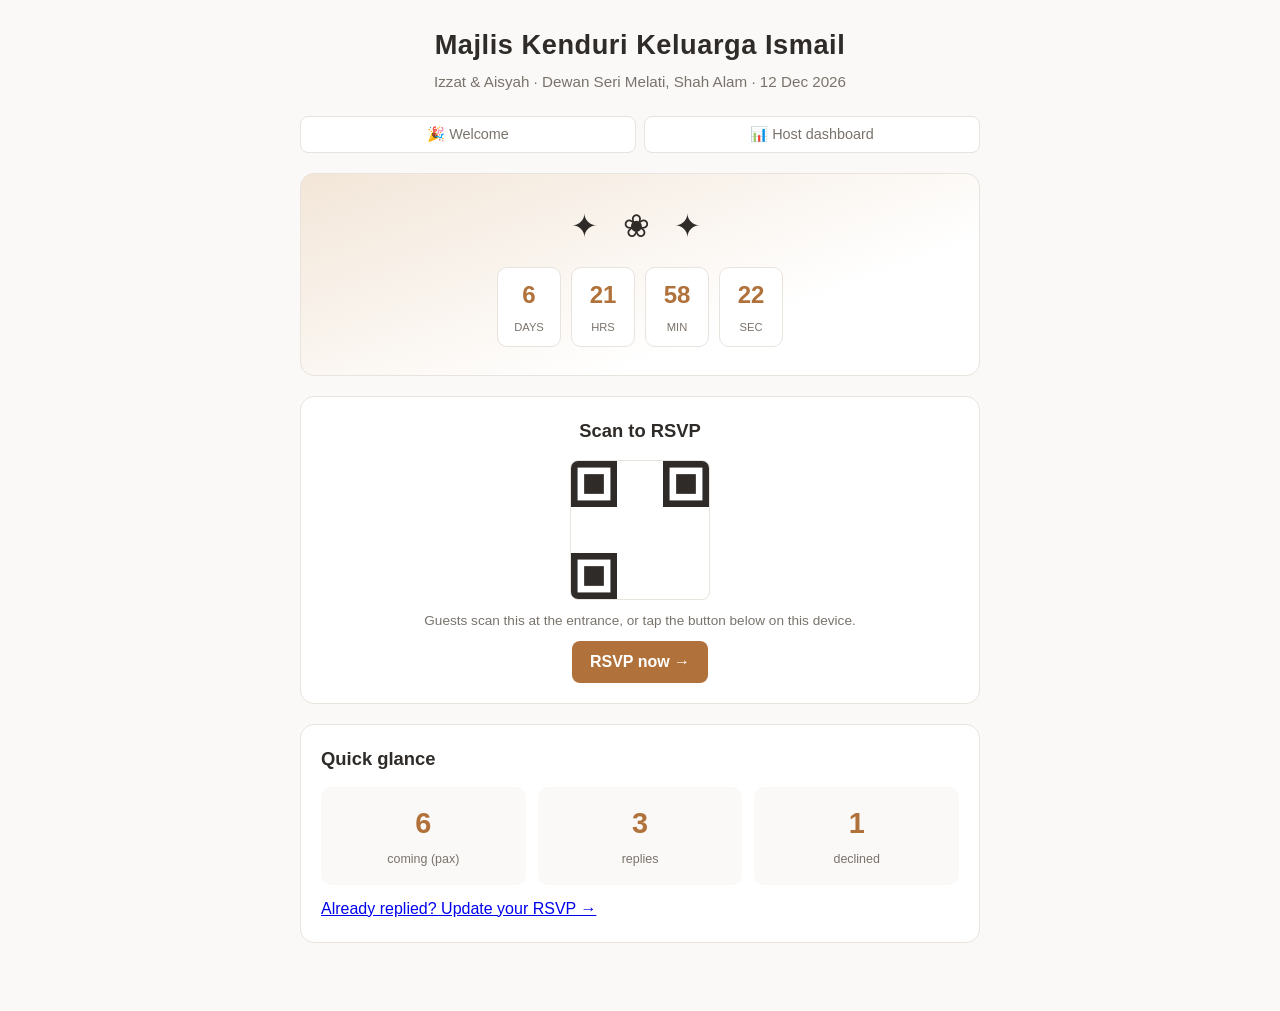
<file: index.html>
<!DOCTYPE html>
<html lang="en">
<head>
<meta charset="UTF-8">
<meta name="viewport" content="width=device-width, initial-scale=1.0">
<title>Kenduri RSVP — Izzat & Aisyah</title>
<style>
:root {
  --bg: #faf9f7; --card: #ffffff; --ink: #2f2b28; --muted: #7a736c;
  --line: #e8e3dd; --accent: #b0713a; --accent-dark: #8f5a2c;
  --accent-soft: #f3e6d8; --yes: #3f7d54; --yes-soft: #e6f1e9;
  --no: #a5484a; --no-soft: #f6e7e7; --gold: #c9a24b;
}
* { box-sizing: border-box; margin: 0; padding: 0; }
body {
  font-family: -apple-system, "Segoe UI", Roboto, Helvetica, Arial, sans-serif;
  background: var(--bg); color: var(--ink); line-height: 1.55;
  padding: 24px 16px 48px;
}
.wrap { max-width: 680px; margin: 0 auto; }
header.top { text-align: center; margin-bottom: 22px; }
header.top h1 { font-size: 1.7rem; letter-spacing: 0.02em; }
header.top p { color: var(--muted); margin-top: 4px; font-size: 0.95rem; }
section, .card {
  background: var(--card); border: 1px solid var(--line);
  border-radius: 14px; padding: 20px; margin-bottom: 20px;
}
h2 { font-size: 1.15rem; margin-bottom: 14px; }
label { display: block; font-size: 0.85rem; color: var(--muted); margin: 12px 0 4px; }
input[type="text"], input[type="tel"], input[type="email"], textarea {
  width: 100%; padding: 10px 12px; border: 1px solid var(--line);
  border-radius: 8px; font-size: 1rem; background: #fff; color: var(--ink); font-family: inherit;
}
input:focus, textarea:focus { outline: 2px solid var(--accent-soft); border-color: var(--accent); }
.btn {
  display: inline-block; padding: 12px 18px; background: var(--accent); color: #fff;
  border: none; border-radius: 8px; font-size: 1rem; font-weight: 600;
  cursor: pointer; text-align: center; text-decoration: none; font-family: inherit;
}
.btn:hover { filter: brightness(0.95); }
.btn.secondary { background: #fff; color: var(--accent-dark); border: 1px solid var(--accent); }
.btn-row { display: flex; gap: 10px; margin-top: 18px; flex-wrap: wrap; }
.btn-row .btn { flex: 1; min-width: 140px; }
.error { color: var(--no); font-size: 0.85rem; margin-top: 8px; min-height: 1em; }
.badge {
  display: inline-block; font-size: 0.78rem; padding: 2px 10px;
  border-radius: 999px; font-weight: 600;
}
.badge.yes { background: var(--yes-soft); color: var(--yes); }
.badge.no { background: var(--no-soft); color: var(--no); }

/* step chips */
.chips { display: flex; gap: 8px; margin-bottom: 12px; flex-wrap: wrap; }
.chip {
  flex: 1; min-width: 100px; border: 1px solid var(--line); border-radius: 10px;
  padding: 8px 10px; background: #fff; font-size: 0.78rem;
}
.chip .chip-no { color: var(--muted); font-size: 0.68rem; letter-spacing: 0.04em; display: block; }
.chip b { font-size: 0.82rem; }
.chip.done { border-color: var(--yes); background: var(--yes-soft); }
.chip.done .chip-no { color: var(--yes); }
.chip.now { border-color: var(--accent); background: var(--accent-soft); }
.chip.now .chip-no { color: var(--accent-dark); }
.chip-mark { font-weight: 700; }
.progress-card {
  background: #fff; border: 1px solid var(--line); border-radius: 10px;
  padding: 10px 14px; margin-bottom: 20px; display: flex; align-items: center; gap: 12px;
}
.pc-lab { color: var(--muted); font-size: 0.8rem; }
.pc-num { font-weight: 700; }
.pc-bar { flex: 1; height: 6px; background: var(--line); border-radius: 999px; overflow: hidden; }
.pc-fill { height: 100%; background: var(--accent); border-radius: 999px; }

/* hero */
.hero { text-align: center; padding: 28px 20px; background: linear-gradient(160deg, var(--accent-soft), #fff 70%); }
.hero .ornament { font-size: 2rem; letter-spacing: 8px; }
.hero h1 { margin-top: 8px; }
.countdown { display: flex; justify-content: center; gap: 10px; margin-top: 16px; }
.countdown .cd-cell { background: #fff; border: 1px solid var(--line); border-radius: 10px; min-width: 64px; padding: 8px 6px; }
.countdown .cd-num { display: block; font-size: 1.5rem; font-weight: 700; color: var(--accent); }
.countdown .cd-lab { font-size: 0.7rem; color: var(--muted); text-transform: uppercase; }

/* qr */
.qr-box { text-align: center; }
.qr-box svg { margin: 10px auto; display: block; }
.qr-box p { color: var(--muted); font-size: 0.85rem; }

/* dish cards */
.dish-grid { display: grid; grid-template-columns: repeat(auto-fill, minmax(150px, 1fr)); gap: 12px; margin-top: 8px; }
.dish-card {
  border: 2px solid var(--line); border-radius: 12px; overflow: hidden;
  cursor: pointer; background: #fff; transition: border-color 0.15s, transform 0.15s; position: relative;
}
.dish-card:hover { transform: translateY(-2px); }
.dish-card.selected { border-color: var(--accent); }
.dish-card.selected::after {
  content: "✓"; position: absolute; top: 8px; right: 8px; width: 26px; height: 26px;
  background: var(--accent); color: #fff; border-radius: 50%;
  display: flex; align-items: center; justify-content: center; font-weight: 700;
}
.dish-card svg { width: 100%; height: 96px; object-fit: cover; display: block; }
.dish-card .dish-name { padding: 8px 10px; font-size: 0.85rem; font-weight: 600; }
.dish-card .dish-sub { padding: 0 10px 10px; font-size: 0.72rem; color: var(--muted); }

/* time slots */
.slot-grid { display: grid; grid-template-columns: repeat(auto-fill, minmax(190px, 1fr)); gap: 10px; }
.slot { border: 2px solid var(--line); border-radius: 10px; padding: 12px; cursor: pointer; background: #fff; text-align: center; }
.slot.selected { border-color: var(--accent); background: var(--accent-soft); }
.slot.full { opacity: 0.45; cursor: not-allowed; }
.slot .slot-time { font-weight: 700; }
.slot .slot-left { font-size: 0.75rem; color: var(--muted); margin-top: 2px; }

/* pills */
.pill-row { display: flex; gap: 8px; flex-wrap: wrap; margin-top: 4px; }
.pill {
  border: 1px solid var(--line); border-radius: 999px; padding: 8px 14px;
  background: #fff; cursor: pointer; font-size: 0.88rem; color: var(--ink); font-family: inherit;
}
.pill.selected { background: var(--accent); border-color: var(--accent); color: #fff; font-weight: 600; }

/* members */
.member-row {
  border: 1px solid var(--line); border-radius: 10px; padding: 12px; margin-top: 10px;
  display: grid; grid-template-columns: 1fr 1fr auto; gap: 8px; align-items: end;
}
.member-row .remove {
  background: var(--no-soft); color: var(--no); border: none; border-radius: 8px;
  padding: 9px 12px; cursor: pointer; font-size: 0.9rem;
}

/* e-badge */
.ebadge { background: var(--ink); color: #fff; border-radius: 14px; padding: 6px; }
.ebadge-inner { background: #fff; border-radius: 10px; padding: 20px; display: flex; gap: 18px; flex-wrap: wrap; }
.ebadge-left { flex: 1; min-width: 200px; }
.ebadge .code { color: var(--accent-dark); font-weight: 700; letter-spacing: 0.05em; font-size: 1.05rem; }
.ebadge .b-name { font-size: 1.15rem; font-weight: 700; margin-top: 8px; text-transform: uppercase; }
.ebadge .b-line { color: var(--muted); font-size: 0.88rem; }
.ebadge .b-role {
  display: inline-block; margin-top: 12px; background: var(--accent); color: #fff;
  font-weight: 700; letter-spacing: 0.25em; padding: 10px 22px; border-radius: 8px; font-size: 1rem;
}
.ebadge-right { text-align: center; border: 1px solid var(--line); border-radius: 10px; padding: 14px; min-width: 170px; }
.ebadge .stamp {
  display: none; margin-top: 10px; color: var(--yes); border: 2px solid var(--yes);
  border-radius: 8px; font-weight: 800; letter-spacing: 0.2em; padding: 6px;
  transform: rotate(-4deg); font-size: 0.9rem;
}
.ebadge.arrived .stamp { display: block; }
.notice-band {
  background: var(--accent); color: #fff; text-align: center; border-radius: 10px;
  padding: 12px 16px; font-size: 0.9rem; font-weight: 600; margin-top: 16px;
}

/* host */
.stats { display: flex; gap: 12px; flex-wrap: wrap; }
.stat { flex: 1; min-width: 110px; text-align: center; background: var(--bg); border-radius: 10px; padding: 14px 8px; }
.stat-num { display: block; font-size: 1.8rem; font-weight: 700; color: var(--accent); }
.stat-label { font-size: 0.78rem; color: var(--muted); }
.hbar-row { display: flex; align-items: center; gap: 8px; margin-top: 8px; font-size: 0.82rem; }
.hbar-name { width: 150px; flex-shrink: 0; white-space: nowrap; overflow: hidden; text-overflow: ellipsis; }
.hbar-track { flex: 1; height: 12px; background: var(--line); border-radius: 999px; overflow: hidden; }
.hbar-fill { height: 100%; background: var(--accent); border-radius: 999px; }
.hbar-val { width: 48px; text-align: right; color: var(--muted); flex-shrink: 0; }
table.data { width: 100%; border-collapse: collapse; font-size: 0.84rem; margin-top: 10px; }
table.data th {
  text-align: left; color: var(--muted); font-weight: 600; font-size: 0.75rem;
  padding: 6px 8px; border-bottom: 1px solid var(--line);
}
table.data td { padding: 8px; border-bottom: 1px solid var(--line); vertical-align: top; }
table.data tr:last-child td { border-bottom: none; }
.wish-card { background: var(--accent-soft); border-radius: 10px; padding: 12px 14px; margin-top: 10px; font-size: 0.9rem; }
.wish-card .w-name { font-weight: 700; color: var(--accent-dark); }
.mode-toggle { display: flex; gap: 8px; margin-bottom: 20px; flex-wrap: wrap; }
.mode-btn {
  flex: 1; min-width: 120px; padding: 9px; border: 1px solid var(--line); border-radius: 8px;
  background: #fff; font-size: 0.9rem; cursor: pointer; color: var(--muted); font-family: inherit;
}
.mode-btn.active { background: var(--ink); border-color: var(--ink); color: #fff; font-weight: 600; }
.reset {
  margin-top: 14px; padding: 8px 14px; background: #fff; border: 1px solid var(--no);
  color: var(--no); border-radius: 8px; font-size: 0.85rem; cursor: pointer; font-family: inherit;
}
.reset:hover { background: var(--no-soft); }
.checkin-row { display: flex; gap: 8px; margin-top: 10px; }
.checkin-row input { flex: 1; text-transform: uppercase; }
.arrived-count { font-size: 1rem; margin-top: 8px; color: var(--muted); }
.arrived-count b { color: var(--yes); }

/* confetti */
.confetti-piece {
  position: fixed; top: -12px; width: 10px; height: 10px; z-index: 999;
  animation: fall linear forwards; pointer-events: none;
}
@keyframes fall { to { transform: translateY(105vh) rotate(720deg); opacity: 0.7; } }

.summary-box { background: var(--bg); border-radius: 10px; padding: 14px; margin-top: 12px; font-size: 0.92rem; }
.summary-box b { color: var(--accent-dark); }

@media (max-width: 480px) {
  body { padding: 16px 12px 32px; }
  section, .card { padding: 16px; }
  header.top h1 { font-size: 1.4rem; }
  .member-row { grid-template-columns: 1fr 1fr; }
  .member-row .remove { grid-column: span 2; }
  .dish-grid { grid-template-columns: repeat(auto-fill, minmax(130px, 1fr)); }
  .hbar-name { width: 100px; }
}
</style>
</head>
<body>
<div class="wrap">
  <header class="top">
    <h1 id="hdr">Majlis Kenduri Keluarga Ismail</h1>
    <p id="hdr-sub">Izzat &amp; Aisyah · Dewan Seri Melati, Shah Alam · 12 Dec 2026</p>
  </header>

  <div id="mode-toggle" class="mode-toggle">
    <button class="mode-btn" id="tab-guest" onclick="showView('welcome')">🎉 Welcome</button>
    <button class="mode-btn" id="tab-host" onclick="showHost()">📊 Host dashboard</button>
  </div>

  <!-- ============ GUEST FLOW ============ -->
  <div id="view-guest">

    <!-- WELCOME -->
    <div id="v-welcome">
      <section class="hero">
        <div class="ornament"> ✦ ❀ ✦ </div>
        <div class="countdown" id="countdown">
          <div class="cd-cell"><span class="cd-num" id="cd-d">–</span><span class="cd-lab">days</span></div>
          <div class="cd-cell"><span class="cd-num" id="cd-h">–</span><span class="cd-lab">hrs</span></div>
          <div class="cd-cell"><span class="cd-num" id="cd-m">–</span><span class="cd-lab">min</span></div>
          <div class="cd-cell"><span class="cd-num" id="cd-s">–</span><span class="cd-lab">sec</span></div>
        </div>
        <p id="cd-done" style="display:none;color:var(--accent-dark);font-weight:600;margin-top:12px">🎉 The kenduri is happening today!</p>
      </section>
      <section class="qr-box">
        <h2>Scan to RSVP</h2>
        <div id="qr"></div>
        <p>Guests scan this at the entrance, or tap the button below on this device.</p>
        <button class="btn" onclick="startRsvp()" style="margin-top:10px">RSVP now →</button>
      </section>
      <section>
        <h2>Quick glance</h2>
        <div class="stats">
          <div class="stat"><span class="stat-num" id="glance-pax">0</span><span class="stat-label">coming (pax)</span></div>
          <div class="stat"><span class="stat-num" id="glance-replies">0</span><span class="stat-label">replies</span></div>
          <div class="stat"><span class="stat-num" id="glance-declined">0</span><span class="stat-label">declined</span></div>
        </div>
        <p style="margin-top:12px"><a href="#" onclick="showUpdate(); return false;">Already replied? Update your RSVP →</a></p>
      </section>
    </div>

    <!-- STEP 1: DETAILS -->
    <div id="v-rsvp" style="display:none">
      <div id="chips-rsvp"></div>
      <section>
        <h2>Step 1 · Your details</h2>
        <label for="name">Full name *</label>
        <input type="text" id="name" placeholder="e.g. Siti Nurhaliza" autocomplete="name">
        <label for="phone">Phone number *</label>
        <input type="tel" id="phone" placeholder="012-345 6789" autocomplete="tel">
        <label for="email">Email *</label>
        <input type="email" id="email" placeholder="you@example.com" autocomplete="email">
        <label>Will you attend?</label>
        <div class="pill-row">
          <button type="button" class="pill" id="pill-yes" onclick="setComing(true)">Yes, saya datang! 🎉</button>
          <button type="button" class="pill" id="pill-no" onclick="setComing(false)">No, tak dapat hadir 😢</button>
        </div>
        <div id="no-extra" style="display:none">
          <label for="wish-no">Leave a wish for the couple (optional)</label>
          <textarea id="wish-no" rows="2" placeholder="Ucapan / well-wishes…"></textarea>
        </div>
        <p class="error" id="err-rsvp"></p>
        <div class="btn-row">
          <button class="btn secondary" onclick="showView('welcome')">← Back</button>
          <button class="btn" onclick="nextRsvp()">Continue →</button>
        </div>
      </section>
    </div>

    <!-- STEP 2: MEMBERS -->
    <div id="v-members" style="display:none">
      <div id="chips-members"></div>
      <section>
        <h2>Step 2 · Who is coming with you?</h2>
        <p style="color:var(--muted);font-size:0.9rem">Add each family member or friend travelling with you. Total headcount updates automatically.</p>
        <div class="summary-box">Total pax: <b id="pax-total">1</b> (<span id="pax-you">+ 0 member(s)</span>)</div>
        <div id="members"></div>
        <button type="button" class="btn secondary" style="margin-top:12px;width:100%" onclick="addMember()">+ Add another member</button>
        <p class="error" id="err-members"></p>
        <div class="btn-row">
          <button class="btn secondary" onclick="showView('rsvp')">← Back</button>
          <button class="btn" onclick="nextMembers()">Continue →</button>
        </div>
      </section>
    </div>

    <!-- STEP 3: MENU -->
    <div id="v-menu" style="display:none">
      <div id="chips-menu"></div>
      <section>
        <h2>Step 3 · Pick your dishes</h2>
        <p style="color:var(--muted);font-size:0.9rem">Choose <b id="need">1</b> dish (one plate per person). Tap to select, tap again to change.</p>
        <div class="dish-grid" id="dishes"></div>
        <label style="margin-top:16px">Dietary needs (optional)</label>
        <div class="pill-row">
          <button type="button" class="pill" data-d="vegetarian" onclick="toggleDietary('vegetarian')">🌱 Vegetarian</button>
          <button type="button" class="pill" data-d="allergy" onclick="toggleDietary('allergy')">⚠️ Food allergy</button>
          <button type="button" class="pill" data-d="lessspicy" onclick="toggleDietary('lessspicy')">🌶️ Less spicy</button>
        </div>
        <p class="error" id="err-menu"></p>
        <div class="btn-row">
          <button class="btn secondary" onclick="showView('members')">← Back</button>
          <button class="btn" onclick="nextMenu()">Continue →</button>
        </div>
      </section>
    </div>

    <!-- STEP 4: EXTRAS -->
    <div id="v-extras" style="display:none">
      <div id="chips-extras"></div>
      <section>
        <h2>Step 4 · Arrival time &amp; extras</h2>
        <label>Your arrival slot *</label>
        <div class="slot-grid" id="slots"></div>
        <label style="margin-top:16px">Gift preference (so the couple knows!)</label>
        <div class="pill-row">
          <button type="button" class="pill" data-g="cash" onclick="setGift('cash')">💵 Cash</button>
          <button type="button" class="pill" data-g="household" onclick="setGift('household')">🏠 Household item</button>
          <button type="button" class="pill" data-g="none" onclick="setGift('none')">🙏 Kehadiran is enough</button>
        </div>
        <label for="song">Song request (optional) 🎤</label>
        <input type="text" id="song" placeholder="What song gets you on the dance floor?">
        <label for="wish">Ucapan / well-wishes (optional) 💌</label>
        <textarea id="wish" rows="3" placeholder="Leave your wishes for Izzat &amp; Aisyah…"></textarea>
        <p class="error" id="err-extras"></p>
        <div class="btn-row">
          <button class="btn secondary" onclick="showView('menu')">← Back</button>
          <button class="btn" onclick="nextExtras()">Submit RSVP 🎉</button>
        </div>
      </section>
    </div>

    <!-- DONE: E-BADGE -->
    <div id="v-done" style="display:none">
      <div id="chips-done"></div>
      <div class="ebadge" id="badge">
        <div class="ebadge-inner">
          <div class="ebadge-left">
            <div class="code" id="b-code">—</div>
            <div class="b-name" id="b-name">—</div>
            <div class="b-line" id="b-pax">—</div>
            <div class="b-line" id="b-slot">—</div>
            <div class="b-line" id="b-menu">—</div>
            <div class="b-role">GUEST</div>
          </div>
          <div class="ebadge-right">
            <div id="qr2"></div>
            <div class="stamp">✔ ARRIVED</div>
          </div>
        </div>
      </div>
      <div class="notice-band">Please don't close this page! Show this screen at the kenduri entrance.<br>Alternatively, capture this screen to use it later.</div>
      <section class="card" style="margin-top:16px">
        <h2>Changed your plans?</h2>
        <p style="color:var(--muted);font-size:0.9rem">Keep your code and update your RSVP any time — no duplicate needed.</p>
        <div class="btn-row">
          <button class="btn secondary" onclick="showUpdate()">✏️ Update my RSVP</button>
          <button class="btn" onclick="showView('welcome')">← Back to welcome</button>
        </div>
      </section>
    </div>

    <!-- UPDATE -->
    <div id="v-update" style="display:none">
      <section>
        <h2>Update your RSVP</h2>
        <p style="color:var(--muted);font-size:0.9rem">Enter your code (e.g. KDR26-ABC123) to change your reply.</p>
        <label for="ucode">Your RSVP code *</label>
        <div class="checkin-row">
          <input type="text" id="ucode" placeholder="KDR26-XXXXXX">
          <button class="btn" onclick="findRec()">Find</button>
        </div>
        <p class="error" id="err-update"></p>
      </section>
      <section id="edit-area" style="display:none">
        <h2>Editing: <span id="e-name"></span></h2>
        <label>Attending?</label>
        <div class="pill-row">
          <button type="button" class="pill" id="u-yes" onclick="setUComing(true)">Yes, saya datang! 🎉</button>
          <button type="button" class="pill" id="u-no" onclick="setUComing(false)">No, tak dapat hadir 😢</button>
        </div>
        <div id="u-members-box" style="display:none">
          <label>Members travelling with you (comma-separated names)</label>
          <input type="text" id="u-members" placeholder="e.g. Zainab binti Bakar, Ahmad Firdaus">
        </div>
        <div id="u-slot-box" style="display:none">
          <label>Arrival slot</label>
          <div class="slot-grid" id="u-slots"></div>
        </div>
        <p class="error" id="err-update2"></p>
        <div class="btn-row">
          <button class="btn" onclick="saveUpdate()">Save changes</button>
          <button class="btn secondary" onclick="showView('welcome')">Cancel</button>
        </div>
      </section>
    </div>

  </div>

  <!-- ============ HOST DASHBOARD ============ -->
  <div id="view-host" style="display:none">
    <div class="mode-toggle">
      <button class="mode-btn active" id="htab-dash" onclick="hostTab('dash')">📊 Summary</button>
      <button class="mode-btn" id="htab-guests" onclick="hostTab('guests')">🧾 Attendees</button>
      <button class="mode-btn" id="htab-wishes" onclick="hostTab('wishes')">💌 Ucapan &amp; Songs</button>
      <button class="mode-btn" id="htab-checkin" onclick="hostTab('checkin')">✅ Check-in</button>
    </div>

    <section id="panel-dash">
      <h2>Overview</h2>
      <div class="stats">
        <div class="stat"><span class="stat-num" id="s-pax">0</span><span class="stat-label">coming (pax)</span></div>
        <div class="stat"><span class="stat-num" id="s-yes">0</span><span class="stat-label">yes replies</span></div>
        <div class="stat"><span class="stat-num" id="s-no">0</span><span class="stat-label">no replies</span></div>
        <div class="stat"><span class="stat-num" id="s-fam">0</span><span class="stat-label">families</span></div>
      </div>
      <h2 style="margin-top:20px">Arrival slot fill</h2>
      <div id="slot-bars"></div>
      <h2 style="margin-top:20px">Menu tally (plates)</h2>
      <div id="menu-bars"></div>
      <button class="reset" onclick="copySummary()">📋 Copy summary</button>
      <button class="reset" onclick="resetAll()">Clear all replies</button>
    </section>

    <section id="panel-guests" style="display:none">
      <h2>Attendees</h2>
      <table class="data">
        <thead><tr><th>Guest</th><th>Contact</th><th>Pax</th><th>Slot</th><th>Menu</th><th>Notes</th><th>Received</th></tr></thead>
        <tbody id="guest-rows"></tbody>
      </table>
    </section>

    <section id="panel-wishes" style="display:none">
      <h2>Ucapan wall</h2>
      <div id="wishes"></div>
      <h2 style="margin-top:20px">Song requests 🎤</h2>
      <div id="songs"></div>
    </section>

    <section id="panel-checkin" style="display:none">
      <h2>Entrance check-in</h2>
      <p style="color:var(--muted);font-size:0.9rem">Guest shows their e-badge — key in the code (or type the name) and tap Check in.</p>
      <div class="checkin-row">
        <input type="text" id="ci-input" placeholder="KDR26-XXXXXX or guest name">
        <button class="btn" onclick="checkIn()">Check in</button>
      </div>
      <p class="error" id="ci-msg"></p>
      <p class="arrived-count">Arrived: <b id="ci-arrived">0</b> / <span id="ci-expected">0</span> expected pax</p>
      <table class="data">
        <thead><tr><th>Guest</th><th>Code</th><th>Pax</th><th>Slot</th><th>Status</th><th></th></tr></thead>
        <tbody id="ci-rows"></tbody>
      </table>
    </section>
  </div>
</div>

<script>
// ================= DATA =================
const KENDURI = {
  couple: "Izzat & Aisyah",
  venue: "Dewan Seri Melati, Shah Alam",
  date: "2026-12-12T11:00:00+08:00",
  slots: [
    { id: "s1", label: "11:00 AM – 12:30 PM", capacity: 40 },
    { id: "s2", label: "12:30 – 2:00 PM", capacity: 60 },
    { id: "s3", label: "2:00 – 3:30 PM", capacity: 40 }
  ],
  dishes: [
    { id: "nasidagang", name: "Nasi Dagang Terengganu", sub: "fish curry & acar" },
    { id: "rendang", name: "Rendang Tok", sub: "slow-cooked beef" },
    { id: "masakmerah", name: "Ayam Masak Merah", sub: "spicy tomato chicken" },
    { id: "ikanbakar", name: "Ikan Bakar", sub: "charcoal grilled fish" },
    { id: "laksa", name: "Laksa Johor", sub: "spaghetti-style laksa" },
    { id: "bubur", name: "Bubur Pulut Hitam", sub: "dessert" },
    { id: "tehaislimau", name: "Teh O Ais Limau", sub: "iced lemon tea" }
  ],
  relationships: ["Spouse", "Child", "Parent", "Sibling", "Friend"]
};

const STORAGE_KEY = "kenduri_rsvps_v1";
const SEED = [
  { id: "seed1", code: "KDR26-QYBEJM", name: "Ahmad bin Ismail", phone: "012-345 6789", email: "ahmad.ismail@example.com",
    coming: true, members: [{ name: "Fatimah binti Omar", rel: "Spouse" }, { name: "Amir bin Ahmad", rel: "Child" }, { name: "Adlina binti Ahmad", rel: "Child" }],
    dishes: ["nasidagang", "rendang", "masakmerah", "ikanbakar"], dietary: [], slot: "s2", gift: "cash",
    song: "Isabella by Search", wish: "Tahniah Izzat & Aisyah! Semoga berkekalan hingga ke Jannah.", at: "17 Nov, 10:15 AM" },
  { id: "seed2", code: "KDR26-HPHW55", name: "Nurul Aini binti Hassan", phone: "019-876 5432", email: "nurul.aini@example.com",
    coming: true, members: [{ name: "Hafiz bin Sulong", rel: "Spouse" }], dishes: ["nasidagang", "nasidagang"],
    dietary: ["vegetarian"], slot: "s1", gift: "household", song: "Sepahtuta Reunion", wish: "Selamat pengantin baru!", at: "17 Nov, 11:42 AM" },
  { id: "seed3", code: "KDR26-ZCBJ3C", name: "Rajesh Kumar", phone: "013-222 3344", email: "rajesh.k@example.com",
    coming: false, members: [], dishes: [], dietary: [], slot: null, gift: "none", song: "",
    wish: "So sorry to miss it — travel for work. Have a beautiful day!", at: "17 Nov, 1:08 PM" }
];

function loadRsvps() {
  const raw = localStorage.getItem(STORAGE_KEY);
  let list;
  if (!raw) list = JSON.parse(JSON.stringify(SEED));
  else { try { list = JSON.parse(raw); } catch (e) { list = JSON.parse(JSON.stringify(SEED)); } }
  let changed = false;
  list.forEach(r => { if (!r.code) { r.code = makeCode(); changed = true; } });
  if (changed) saveRsvps(list);
  return list;
}
function saveRsvps(list) { localStorage.setItem(STORAGE_KEY, JSON.stringify(list)); }
function paxOf(r) { return r.coming ? 1 + (r.members ? r.members.length : 0) : 0; }
function totalPax(list) { return list.reduce((s, r) => s + paxOf(r), 0); }
function nowLabel() {
  return new Date().toLocaleString("en-MY", { day: "numeric", month: "short", hour: "numeric", minute: "2-digit", hour12: true });
}
function makeCode() {
  const chars = "ABCDEFGHJKMNPQRSTUVWXYZ23456789";
  let s = "";
  for (let i = 0; i < 6; i++) s += chars[Math.floor(Math.random() * chars.length)];
  return "KDR26-" + s;
}
function findByCode(list, code) { return list.find(r => (r.code || "").toUpperCase() === (code || "").toUpperCase()); }
function findDuplicate(list, name, phone) {
  return list.find(r => r.name.trim().toLowerCase() === name.trim().toLowerCase() && r.phone.trim() === phone.trim());
}
function slotById(id) { return KENDURI.slots.find(s => s.id === id); }
function dishById(id) { return KENDURI.dishes.find(d => d.id === id); }

// draft holds the in-progress RSVP between steps (in-memory + localStorage for safety)
let draft = JSON.parse(localStorage.getItem("kenduri_draft") || "{}");
function saveDraft(patch) { Object.assign(draft, patch); localStorage.setItem("kenduri_draft", JSON.stringify(draft)); }
function clearDraft() { draft = {}; localStorage.removeItem("kenduri_draft"); }

// ================= STEP CHIPS =================
function stepChips(current) {
  const labels = ["Your details", "Members", "Menu", "Time & Extras", "Confirmed"];
  return `<div class="chips">${labels.map((lab, i) => {
    const n = i + 1;
    const cls = n < current ? "done" : n === current ? "now" : "todo";
    const mark = n < current ? '<span class="chip-mark">✓</span>' : "";
    const tag = String(n).padStart(2, "0") + (n < current ? " · Done" : n === current ? " · Now" : " · To do");
    return `<div class="chip ${cls}"><span class="chip-no">${tag}${mark}</span><b>${lab}</b></div>`;
  }).join("")}</div>
  <div class="progress-card"><span class="pc-lab">Your progress</span><span class="pc-num">${current} of 5 steps</span><div class="pc-bar"><div class="pc-fill" style="width:${(current / 5) * 100}%"></div></div></div>`;
}

// ================= SVG DISH ART =================
function dishArt(id) {
  const art = {
    nasidagang: `<rect width="120" height="72" fill="#f6e2c8"/><ellipse cx="60" cy="46" rx="42" ry="18" fill="#ffffff"/><ellipse cx="60" cy="42" rx="38" ry="15" fill="#f3e6d8"/><ellipse cx="52" cy="40" rx="24" ry="10" fill="#fff8ec"/><path d="M30 36 q20 -14 44 -4 q14 6 22 2 l4 8 q-30 10 -52 4 q-14 -4 -18 -4 z" fill="#8a5a2b"/><circle cx="78" cy="34" r="7" fill="#c0392b"/><circle cx="86" cy="38" r="5" fill="#e67e22"/><path d="M88 44 q10 2 16 8" stroke="#3f7d54" stroke-width="3" fill="none" stroke-linecap="round"/>`,
    rendang: `<rect width="120" height="72" fill="#efe0cf"/><ellipse cx="60" cy="44" rx="44" ry="17" fill="#b0713a"/><ellipse cx="60" cy="42" rx="40" ry="14" fill="#8f5a2c"/><circle cx="46" cy="40" r="8" fill="#6e4420"/><circle cx="62" cy="36" r="9" fill="#5d3a1c"/><circle cx="76" cy="41" r="7" fill="#6e4420"/><path d="M40 30 q14 -8 30 -4 M50 46 q16 4 28 -2" stroke="#c9a24b" stroke-width="2.5" fill="none" stroke-linecap="round"/><circle cx="88" cy="34" r="4" fill="#3f7d54"/><circle cx="34" cy="36" r="4" fill="#c0392b"/>`,
    masakmerah: `<rect width="120" height="72" fill="#fbe9dc"/><ellipse cx="60" cy="44" rx="43" ry="17" fill="#ffffff"/><ellipse cx="60" cy="42" rx="38" ry="14" fill="#c0392b"/><ellipse cx="58" cy="41" rx="30" ry="10" fill="#e74c3c"/><circle cx="48" cy="38" r="7" fill="#fff3e0"/><circle cx="66" cy="42" r="6" fill="#fff3e0"/><path d="M44 46 q14 4 28 0" stroke="#a93226" stroke-width="3" fill="none" stroke-linecap="round"/><circle cx="80" cy="34" r="4" fill="#3f7d54"/><circle cx="40" cy="34" r="3" fill="#3f7d54"/>`,
    ikanbakar: `<rect width="120" height="72" fill="#e8efe9"/><ellipse cx="60" cy="46" rx="42" ry="15" fill="#4a3a2c"/><path d="M30 40 q28 -16 52 -4 q6 3 10 6 q-6 4 -12 6 q-26 8 -50 -2 z" fill="#8a6a45"/><path d="M34 42 q24 -10 46 -2" stroke="#5d4429" stroke-width="3" fill="none"/><circle cx="40" cy="38" r="2.5" fill="#fff"/><path d="M92 30 q8 -6 12 0 q-6 4 -12 2 z" fill="#8a6a45"/><path d="M30 52 q20 6 44 0" stroke="#3f7d54" stroke-width="3" fill="none" stroke-linecap="round"/><circle cx="84" cy="52" r="4" fill="#c0392b"/>`,
    laksa: `<rect width="120" height="72" fill="#fdf3e0"/><ellipse cx="60" cy="44" rx="43" ry="17" fill="#ffffff"/><ellipse cx="60" cy="42" rx="38" ry="14" fill="#d4a017"/><path d="M40 38 q8 6 14 0 q8 6 14 0 q8 6 14 0" stroke="#f5e6c8" stroke-width="4" fill="none" stroke-linecap="round"/><circle cx="46" cy="34" r="5" fill="#c0392b"/><circle cx="70" cy="38" r="5" fill="#e67e22"/><path d="M36 46 q22 6 44 -2" stroke="#3f7d54" stroke-width="3" fill="none" stroke-linecap="round"/><circle cx="82" cy="34" r="3" fill="#fff"/>`,
    bubur: `<rect width="120" height="72" fill="#f0e6ef"/><ellipse cx="60" cy="46" rx="40" ry="15" fill="#ffffff"/><path d="M30 44 q30 -12 58 0 q-4 8 -10 9 q-20 4 -38 0 q-7 -2 -10 -9 z" fill="#4a2c3f"/><circle cx="50" cy="44" r="3" fill="#c9a24b"/><circle cx="62" cy="46" r="3" fill="#c9a24b"/><circle cx="72" cy="42" r="3" fill="#c9a24b"/><path d="M44 36 q16 -6 30 0" stroke="#6e4459" stroke-width="3" fill="none" stroke-linecap="round"/>`,
    tehaislimau: `<rect width="120" height="72" fill="#e6f0ef"/><rect x="42" y="20" width="34" height="40" rx="6" fill="#f5c542" opacity="0.9"/><rect x="45" y="26" width="28" height="30" rx="4" fill="#d98e2b"/><path d="M48 24 h22 M48 52 h22" stroke="#a85f1a" stroke-width="3"/><circle cx="70" cy="18" r="6" fill="#7dbb42"/><circle cx="76" cy="22" r="5" fill="#5a9e32"/><path d="M40 30 l-8 4 M40 40 l-8 -2 M78 32 l8 3 M78 44 l8 -2" stroke="#9fd3e8" stroke-width="2.5" stroke-linecap="round"/><rect x="50" y="30" width="5" height="8" rx="2" fill="#fff" opacity="0.6"/>`
  };
  return `<svg viewBox="0 0 120 72" xmlns="http://www.w3.org/2000/svg" preserveAspectRatio="xMidYMid slice">${art[id] || ""}</svg>`;
}

// ================= QR (decorative pattern + real URL when hosted) =================
function drawQr(container, text, size) {
  let cells = "";
  const N = 21;
  let h = 0;
  for (let i = 0; i < text.length; i++) { h = (h * 31 + text.charCodeAt(i)) >>> 0; }
  function finder(x, y) {
    cells += `<rect x="${x}" y="${y}" width="7" height="7" fill="#2f2b28"/>`;
    cells += `<rect x="${x + 1}" y="${y + 1}" width="5" height="5" fill="#fff"/>`;
    cells += `<rect x="${x + 2}" y="${y + 2}" width="3" height="3" fill="#2f2b28"/>`;
  }
  for (let y = 0; y < N; y++) {
    for (let x = 0; x < N; x++) {
      const inFinder = (x < 8 && y < 8) || (x > N - 9 && y < 8) || (x < 8 && y > N - 9);
      if (inFinder) continue;
      const v = (h = (h * 1103515245 + 12345) >>> 0) & 1;
      if (v) cells += `<rect x="${x}" y="${y}" width="1" height="1" fill="#2f2b28"/>`;
    }
  }
  finder(0, 0); finder(N - 7, 0); finder(0, N - 7);
  container.innerHTML = `<svg width="${size}" height="${size}" viewBox="0 0 ${N} ${N}" xmlns="http://www.w3.org/2000/svg" style="background:#fff;border:1px solid var(--line);border-radius:8px">${cells}</svg>`;
}

// ================= CONFETTI =================
function confetti() {
  const colors = ["#b0713a", "#c9a24b", "#3f7d54", "#e74c3c", "#7dbb42", "#d4a017"];
  for (let i = 0; i < 60; i++) {
    const p = document.createElement("div");
    p.className = "confetti-piece";
    p.style.left = Math.random() * 100 + "vw";
    p.style.background = colors[i % colors.length];
    p.style.animationDuration = 1.6 + Math.random() * 1.4 + "s";
    p.style.animationDelay = Math.random() * 0.4 + "s";
    p.style.borderRadius = Math.random() > 0.5 ? "50%" : "2px";
    document.body.appendChild(p);
    setTimeout(() => p.remove(), 3500);
  }
}

// ================= VIEW ROUTER =================
const VIEWS = ["welcome", "rsvp", "members", "menu", "extras", "done", "update"];
function showView(v) {
  VIEWS.forEach(x => document.getElementById("v-" + x).style.display = x === v ? "block" : "none");
  document.getElementById("view-host").style.display = "none";
  document.getElementById("mode-toggle").style.display = "flex";
  document.getElementById("tab-guest").classList.toggle("active", true);
  document.getElementById("tab-host").classList.toggle("active", false);
  document.getElementById("hdr").textContent = v === "update" ? "Update your RSVP" : "Izzat & Aisyah's Kenduri";
  window.scrollTo(0, 0);
}
function showHost() {
  VIEWS.forEach(x => document.getElementById("v-" + x).style.display = "none");
  document.getElementById("view-host").style.display = "block";
  document.getElementById("tab-guest").classList.toggle("active", false);
  document.getElementById("tab-host").classList.toggle("active", true);
  document.getElementById("hdr").textContent = "Host Dashboard";
  renderHost();
  window.scrollTo(0, 0);
}

// ================= WELCOME =================
function renderGlance() {
  const list = loadRsvps();
  document.getElementById("glance-pax").textContent = totalPax(list);
  document.getElementById("glance-replies").textContent = list.length;
  document.getElementById("glance-declined").textContent = list.filter(r => !r.coming).length;
}
function startRsvp() { showView("rsvp"); }

// ================= STEP 1 =================
let coming = null;
function setComing(v) {
  coming = v;
  document.getElementById("pill-yes").classList.toggle("selected", v === true);
  document.getElementById("pill-no").classList.toggle("selected", v === false);
  document.getElementById("no-extra").style.display = v === false ? "block" : "none";
  document.getElementById("err-rsvp").textContent = "";
}
function nextRsvp() {
  const name = document.getElementById("name").value.trim();
  const phone = document.getElementById("phone").value.trim();
  const email = document.getElementById("email").value.trim();
  const err = document.getElementById("err-rsvp");
  if (!name) { err.textContent = "Please enter your full name."; return; }
  if (!/^[0-9+\-\s()]{7,}$/.test(phone)) { err.textContent = "Please enter a valid phone number (e.g. 012-345 6789)."; return; }
  if (!/^[^@\s]+@[^@\s]+\.[^@\s]+$/.test(email)) { err.textContent = "Please enter a valid email address."; return; }
  if (coming === null) { err.textContent = "Please choose Yes or No."; return; }
  saveDraft({
    name, phone, email, coming,
    wish: coming === false ? document.getElementById("wish-no").value.trim() : (draft.wish || ""),
    members: coming === false ? [] : (draft.members || []),
    dishes: coming === false ? [] : (draft.dishes || []),
    dietary: coming === false ? [] : (draft.dietary || []),
    slot: coming === false ? null : (draft.slot || null),
    gift: coming === false ? "none" : (draft.gift || ""),
    song: coming === false ? "" : (draft.song || "")
  });
  if (coming === true) { showView("members"); return; }
  // decline: commit immediately (unless already replied)
  const list = loadRsvps();
  const existing = findDuplicate(list, name, phone);
  if (existing) {
    alert("This name and phone has already replied. Use Update my RSVP with your code: " + existing.code);
    clearDraft();
    showUpdate();
    return;
  }
  list.push({ id: "r" + Date.now(), code: makeCode(), name, phone, email, coming: false,
    members: [], dishes: [], dietary: [], slot: null, gift: "none", song: "",
    wish: document.getElementById("wish-no").value.trim(), at: nowLabel() });
  saveRsvps(list);
  showDone(list[list.length - 1].code);
}

// ================= STEP 2 =================
let members = [];
const relSel = KENDURI.relationships.map(r => `<option value="${r}">${r}</option>`).join("");
function renderMembers() {
  const box = document.getElementById("members");
  box.innerHTML = "";
  members.forEach((m, i) => {
    const row = document.createElement("div");
    row.className = "member-row";
    row.innerHTML = `
      <div>
        <label>Member ${i + 1} name</label>
        <input type="text" value="${m.name.replace(/"/g, "&quot;")}" data-i="${i}" data-f="name" placeholder="Full name">
      </div>
      <div>
        <label>Relationship</label>
        <select data-i="${i}" data-f="rel">${relSel}</select>
      </div>
      <button type="button" class="remove" onclick="removeMember(${i})">✕ Remove</button>`;
    row.querySelector(`select[data-i="${i}"]`).value = m.rel;
    row.querySelectorAll("input,select").forEach(el => {
      el.addEventListener("input", e => { members[+e.target.dataset.i][e.target.dataset.f] = e.target.value; });
    });
    box.appendChild(row);
  });
  document.getElementById("pax-total").textContent = 1 + members.length;
  document.getElementById("pax-you").textContent = "+ " + members.length + " member(s)";
}
function addMember() { members.push({ name: "", rel: "Spouse" }); renderMembers(); }
function removeMember(i) { members.splice(i, 1); renderMembers(); }
function nextMembers() {
  if (members.some(m => !m.name.trim())) {
    document.getElementById("err-members").textContent = "Please fill in every member's name (or remove the empty row).";
    return;
  }
  saveDraft({ members: members.map(m => ({ name: m.name.trim(), rel: m.rel })) });
  showView("menu");
}

// ================= STEP 3 =================
let picked = [];
let dietary = [];
function pax() { return 1 + (draft.members || []).length; }
function buildDishes() {
  const grid = document.getElementById("dishes");
  grid.innerHTML = "";
  KENDURI.dishes.forEach(d => {
    const card = document.createElement("div");
    card.className = "dish-card";
    card.innerHTML = dishArt(d.id) + `<div class="dish-name">${d.name}</div><div class="dish-sub">${d.sub}</div>`;
    card.onclick = () => toggleDish(d.id);
    grid.appendChild(card);
  });
}
function toggleDish(id) {
  const i = picked.indexOf(id);
  if (i >= 0) picked.splice(i, 1);
  else if (picked.length < pax()) picked.push(id);
  else { document.getElementById("err-menu").textContent = `You picked all ${pax()} plates already — tap a dish to unselect it first.`; return; }
  document.getElementById("err-menu").textContent = "";
  syncMenu();
}
function toggleDietary(d) {
  const i = dietary.indexOf(d);
  if (i >= 0) dietary.splice(i, 1); else dietary.push(d);
  syncMenu();
}
function syncMenu() {
  document.querySelectorAll("#dishes .dish-card").forEach((c, i) =>
    c.classList.toggle("selected", picked.includes(KENDURI.dishes[i].id)));
  document.querySelectorAll(".pill[data-d]").forEach(p =>
    p.classList.toggle("selected", dietary.includes(p.dataset.d)));
  const left = pax() - picked.length;
  document.getElementById("need").textContent = left > 0 ? left : "✓ all";
}
function nextMenu() {
  if (picked.length !== pax()) {
    document.getElementById("err-menu").textContent = `Please pick exactly ${pax()} dish(es) — one per person.`;
    return;
  }
  saveDraft({ dishes: picked.slice(), dietary: dietary.slice() });
  showView("extras");
}

// ================= STEP 4 =================
let slot = null;
let gift = "";
function buildSlots() {
  const grid = document.getElementById("slots");
  grid.innerHTML = "";
  const list = loadRsvps();
  KENDURI.slots.forEach(s => {
    const taken = list.filter(r => r.coming && r.slot === s.id).reduce((sum, r) => sum + paxOf(r), 0);
    const left = Math.max(0, s.capacity - taken);
    const div = document.createElement("div");
    div.className = "slot" + (left === 0 ? " full" : "");
    div.innerHTML = `<div class="slot-time">${s.label}</div><div class="slot-left">${left === 0 ? "Fully booked" : left + " seats left"}</div>`;
    if (left > 0) div.onclick = () => { slot = s.id; syncExtras(); };
    grid.appendChild(div);
  });
}
function setGift(g) { gift = g; syncExtras(); }
function syncExtras() {
  document.querySelectorAll("#slots .slot").forEach((el, i) => el.classList.toggle("selected", KENDURI.slots[i].id === slot));
  document.querySelectorAll(".pill[data-g]").forEach(p => p.classList.toggle("selected", p.dataset.g === gift));
}
function nextExtras() {
  const err = document.getElementById("err-extras");
  if (!slot) { err.textContent = "Please choose an arrival time slot."; return; }
  if (!gift) { err.textContent = "Please pick a gift preference."; return; }
  saveDraft({ slot, gift, song: document.getElementById("song").value.trim(), wish: document.getElementById("wish").value.trim() });
  const list = loadRsvps();
  const existing = findDuplicate(list, draft.name, draft.phone);
  if (existing) {
    alert("This name and phone has already replied. Use Update my RSVP with your code: " + existing.code);
    clearDraft();
    showUpdate();
    return;
  }
  list.push({
    id: "r" + Date.now(), code: makeCode(), name: draft.name, phone: draft.phone, email: draft.email,
    coming: draft.coming !== false, members: draft.members || [], dishes: draft.dishes || [],
    dietary: draft.dietary || [], slot: draft.slot, gift: draft.gift, song: draft.song, wish: draft.wish,
    at: nowLabel()
  });
  saveRsvps(list);
  const myCode = list[list.length - 1].code;
  clearDraft();
  showDone(myCode);
}

// ================= DONE / E-BADGE =================
function showDone(code) {
  showView("done");
  const list = loadRsvps();
  const me = findByCode(list, code);
  if (!me) return;
  document.getElementById("b-code").textContent = me.code;
  document.getElementById("b-name").textContent = me.name;
  document.getElementById("b-pax").textContent = me.coming ? (paxOf(me) + " pax coming") : "Not attending";
  document.getElementById("b-slot").textContent = me.coming && me.slot ? "Slot: " + slotById(me.slot).label : "";
  document.getElementById("b-menu").textContent = me.coming && me.dishes.length
    ? "Menu: " + me.dishes.map(id => dishById(id).name).join(", ") : "";
  drawQr(document.getElementById("qr2"), me.code + "|" + me.name, 130);
  document.getElementById("badge").classList.toggle("arrived", !!me.arrived);
  confetti();
}

// ================= UPDATE =================
let uRec = null;
let uComing = null;
let uSlot = null;
function showUpdate() {
  showView("update");
  document.getElementById("edit-area").style.display = "none";
  document.getElementById("err-update").textContent = "";
}
function findRec() {
  const code = document.getElementById("ucode").value.trim();
  const list = loadRsvps();
  uRec = findByCode(list, code);
  const err = document.getElementById("err-update");
  if (!uRec) { err.textContent = "Code not found — check the letters and try again."; return; }
  err.textContent = "";
  document.getElementById("edit-area").style.display = "block";
  document.getElementById("e-name").textContent = uRec.name;
  document.getElementById("u-members").value = (uRec.members || []).map(m => m.name).join(", ");
  setUComing(uRec.coming);
  uSlot = uRec.slot;
  renderUSlots();
}
function setUComing(v) {
  uComing = v;
  document.getElementById("u-yes").classList.toggle("selected", v === true);
  document.getElementById("u-no").classList.toggle("selected", v === false);
  document.getElementById("u-members-box").style.display = v === true ? "block" : "none";
  document.getElementById("u-slot-box").style.display = v === true ? "block" : "none";
}
function renderUSlots() {
  const g = document.getElementById("u-slots");
  g.innerHTML = "";
  KENDURI.slots.forEach(s => {
    const div = document.createElement("div");
    div.className = "slot" + (s.id === uSlot ? " selected" : "");
    div.innerHTML = `<div class="slot-time">${s.label}</div>`;
    div.onclick = () => { uSlot = s.id; renderUSlots(); };
    g.appendChild(div);
  });
}
function saveUpdate() {
  const err = document.getElementById("err-update2");
  if (uComing === null) { err.textContent = "Choose Yes or No."; return; }
  if (uComing === true && !uSlot) { err.textContent = "Choose an arrival slot."; return; }
  const list = loadRsvps();
  const i = list.findIndex(r => r.id === uRec.id);
  list[i].coming = uComing;
  list[i].members = uComing
    ? document.getElementById("u-members").value.split(",").map(s => s.trim()).filter(Boolean).map(n => ({ name: n, rel: "Guest" }))
    : [];
  list[i].slot = uComing ? uSlot : null;
  list[i].at = nowLabel() + " (updated)";
  saveRsvps(list);
  showDone(list[i].code);
}

// ================= HOST =================
function hostTab(t) {
  ["dash", "guests", "wishes", "checkin"].forEach(x => {
    document.getElementById("panel-" + x).style.display = x === t ? "block" : "none";
    document.getElementById("htab-" + x).classList.toggle("active", x === t);
  });
}
function renderHost() {
  const list = loadRsvps();
  const yes = list.filter(r => r.coming);
  const no = list.filter(r => !r.coming);
  const paxTotal = totalPax(list);

  document.getElementById("s-pax").textContent = paxTotal;
  document.getElementById("s-yes").textContent = yes.length;
  document.getElementById("s-no").textContent = no.length;
  document.getElementById("s-fam").textContent = yes.length;

  const sb = document.getElementById("slot-bars");
  sb.innerHTML = "";
  KENDURI.slots.forEach(s => {
    const taken = yes.filter(r => r.slot === s.id).reduce((sum, r) => sum + paxOf(r), 0);
    const pct = Math.min(100, Math.round((taken / s.capacity) * 100));
    sb.insertAdjacentHTML("beforeend",
      `<div class="hbar-row"><span class="hbar-name">${s.label}</span>
       <div class="hbar-track"><div class="hbar-fill" style="width:${pct}%"></div></div>
       <span class="hbar-val">${taken}/${s.capacity}</span></div>`);
  });

  const mb = document.getElementById("menu-bars");
  mb.innerHTML = "";
  const tally = KENDURI.dishes.map(d => ({ d, n: yes.filter(r => r.dishes.includes(d.id)).length }));
  const maxN = Math.max(1, ...tally.map(t => t.n));
  tally.forEach(t => {
    mb.insertAdjacentHTML("beforeend",
      `<div class="hbar-row"><span class="hbar-name">${t.d.name}</span>
       <div class="hbar-track"><div class="hbar-fill" style="width:${Math.round((t.n / maxN) * 100)}%"></div></div>
       <span class="hbar-val">${t.n}</span></div>`);
  });

  const rows = document.getElementById("guest-rows");
  rows.innerHTML = "";
  [...list].reverse().forEach(r => {
    const slotTxt = r.slot ? slotById(r.slot).label : "—";
    const menu = r.dishes.map(id => dishById(id).name).join(", ") || "—";
    const membersTxt = r.members.map(m => `${m.name} (${m.rel})`).join(", ");
    const notes = [
      r.dietary.length ? "Dietary: " + r.dietary.join(", ") : "",
      r.gift && r.gift !== "none" ? "Gift: " + r.gift : "",
      membersTxt ? "With: " + membersTxt : "",
      r.song ? "Song: " + r.song : ""
    ].filter(Boolean).join(" · ") || "—";
    rows.insertAdjacentHTML("beforeend", `<tr>
      <td><b>${r.name}</b><br><span class="badge ${r.coming ? "yes" : "no"}">${r.coming ? "Coming" : "Not coming"}</span></td>
      <td>${r.phone}<br>${r.email}</td>
      <td>${paxOf(r) || "—"}</td>
      <td>${slotTxt}</td>
      <td>${menu}</td>
      <td>${notes}</td>
      <td class="time">${r.at}</td>
    </tr>`);
  });

  const w = document.getElementById("wishes");
  w.innerHTML = "";
  list.filter(r => r.wish).forEach(r => {
    w.insertAdjacentHTML("beforeend", `<div class="wish-card"><span class="w-name">${r.name}</span> — ${r.wish}</div>`);
  });
  if (!w.innerHTML) w.innerHTML = "<p style='color:var(--muted);font-size:0.9rem'>No ucapan yet.</p>";

  const sg = document.getElementById("songs");
  sg.innerHTML = "";
  list.filter(r => r.song).forEach(r => {
    sg.insertAdjacentHTML("beforeend", `<div class="wish-card">🎤 <span class="w-name">${r.name}</span> requests <b>${r.song}</b></div>`);
  });
  if (!sg.innerHTML) sg.innerHTML = "<p style='color:var(--muted);font-size:0.9rem'>No song requests yet.</p>";

  // check-in
  const ci = document.getElementById("ci-rows");
  ci.innerHTML = "";
  const comingList = list.filter(r => r.coming);
  document.getElementById("ci-expected").textContent = paxTotal;
  document.getElementById("ci-arrived").textContent = comingList.filter(r => r.arrived).reduce((s, r) => s + paxOf(r), 0);
  comingList.forEach(r => {
    const slotTxt = r.slot ? slotById(r.slot).label : "—";
    ci.insertAdjacentHTML("beforeend", `<tr>
      <td><b>${r.name}</b></td>
      <td>${r.code || "—"}</td>
      <td>${paxOf(r)}</td>
      <td>${slotTxt}</td>
      <td><span class="badge ${r.arrived ? "yes" : "no"}">${r.arrived ? "Arrived" : "Expected"}</span></td>
      <td><button class="reset" style="margin-top:0" onclick="toggleArrive('${r.id}')">${r.arrived ? "Undo" : "Check in"}</button></td>
    </tr>`);
  });
}
function checkIn() {
  const q = document.getElementById("ci-input").value.trim();
  const msg = document.getElementById("ci-msg");
  if (!q) { msg.textContent = "Type a code or name first."; return; }
  const list = loadRsvps();
  const rec = findByCode(list, q) || list.find(r => r.coming && r.name.toLowerCase().includes(q.toLowerCase()));
  if (!rec || !rec.coming) { msg.textContent = "No coming guest matches \"" + q + "\"."; return; }
  rec.arrived = !rec.arrived;
  saveRsvps(list);
  msg.textContent = rec.arrived ? "✔ " + rec.name + " checked in (" + paxOf(rec) + " pax)." : "Undone: " + rec.name + " marked as not arrived.";
  msg.style.color = rec.arrived ? "var(--yes)" : "var(--muted)";
  document.getElementById("ci-input").value = "";
  renderHost();
}
function toggleArrive(id) {
  const list = loadRsvps();
  const r = list.find(x => x.id === id);
  if (r) { r.arrived = !r.arrived; saveRsvps(list); renderHost(); }
}
function copySummary() {
  const list = loadRsvps();
  const yes = list.filter(r => r.coming);
  const lines = [
    "KENDURI RSVP SUMMARY — " + KENDURI.couple,
    "Total pax: " + totalPax(list),
    "Yes: " + yes.length + " · No: " + list.filter(r => !r.coming).length,
    "",
    "BY SLOT:",
    ...KENDURI.slots.map(s => {
      const t = yes.filter(r => r.slot === s.id).reduce((sum, r) => sum + paxOf(r), 0);
      return s.label + ": " + t + "/" + s.capacity;
    }),
    "",
    "MENU TALLY:",
    ...KENDURI.dishes.map(d => d.name + ": " + yes.filter(r => r.dishes.includes(d.id)).length)
  ];
  navigator.clipboard.writeText(lines.join("\n")).then(
    () => alert("Summary copied to clipboard."),
    () => alert(lines.join("\n"))
  );
}
function resetAll() {
  if (!confirm("Clear all replies? This removes every RSVP from this browser.")) return;
  saveRsvps([]);
  renderHost();
  renderGlance();
}

// ================= INIT =================
(function init() {
  // countdown
  const target = new Date(KENDURI.date).getTime();
  function tick() {
    const diff = target - Date.now();
    if (diff <= 0) {
      document.getElementById("countdown").style.display = "none";
      document.getElementById("cd-done").style.display = "block";
      return;
    }
    document.getElementById("cd-d").textContent = Math.floor(diff / 864e5);
    document.getElementById("cd-h").textContent = Math.floor(diff / 36e5) % 24;
    document.getElementById("cd-m").textContent = Math.floor(diff / 6e4) % 60;
    document.getElementById("cd-s").textContent = Math.floor(diff / 1e3) % 60;
    requestAnimationFrame(() => setTimeout(tick, 1000));
  }
  tick();

  drawQr(document.getElementById("qr"), location.href, 140);
  renderGlance();
  document.getElementById("chips-rsvp").innerHTML = stepChips(1);
  document.getElementById("chips-members").innerHTML = stepChips(2);
  document.getElementById("chips-menu").innerHTML = stepChips(3);
  document.getElementById("chips-extras").innerHTML = stepChips(4);
  document.getElementById("chips-done").innerHTML = stepChips(5);

  // prefill step 1 from any leftover draft
  if (draft.name) document.getElementById("name").value = draft.name;
  if (draft.phone) document.getElementById("phone").value = draft.phone;
  if (draft.email) document.getElementById("email").value = draft.email;
  if (draft.coming === true) setComing(true);
  if (draft.coming === false) setComing(false);

  // step screens rebuild their dynamic lists when shown
  const origShow = showView;
  showView = function (v) {
    origShow(v);
    if (v === "members") { members = (draft.members || []).slice(); renderMembers(); }
    if (v === "menu") { picked = (draft.dishes || []).slice(); dietary = (draft.dietary || []).slice(); buildDishes(); syncMenu(); }
    if (v === "extras") { slot = draft.slot || null; gift = draft.gift || ""; buildSlots(); syncExtras(); }
  };
})();
</script>
</body>
</html>
</file>
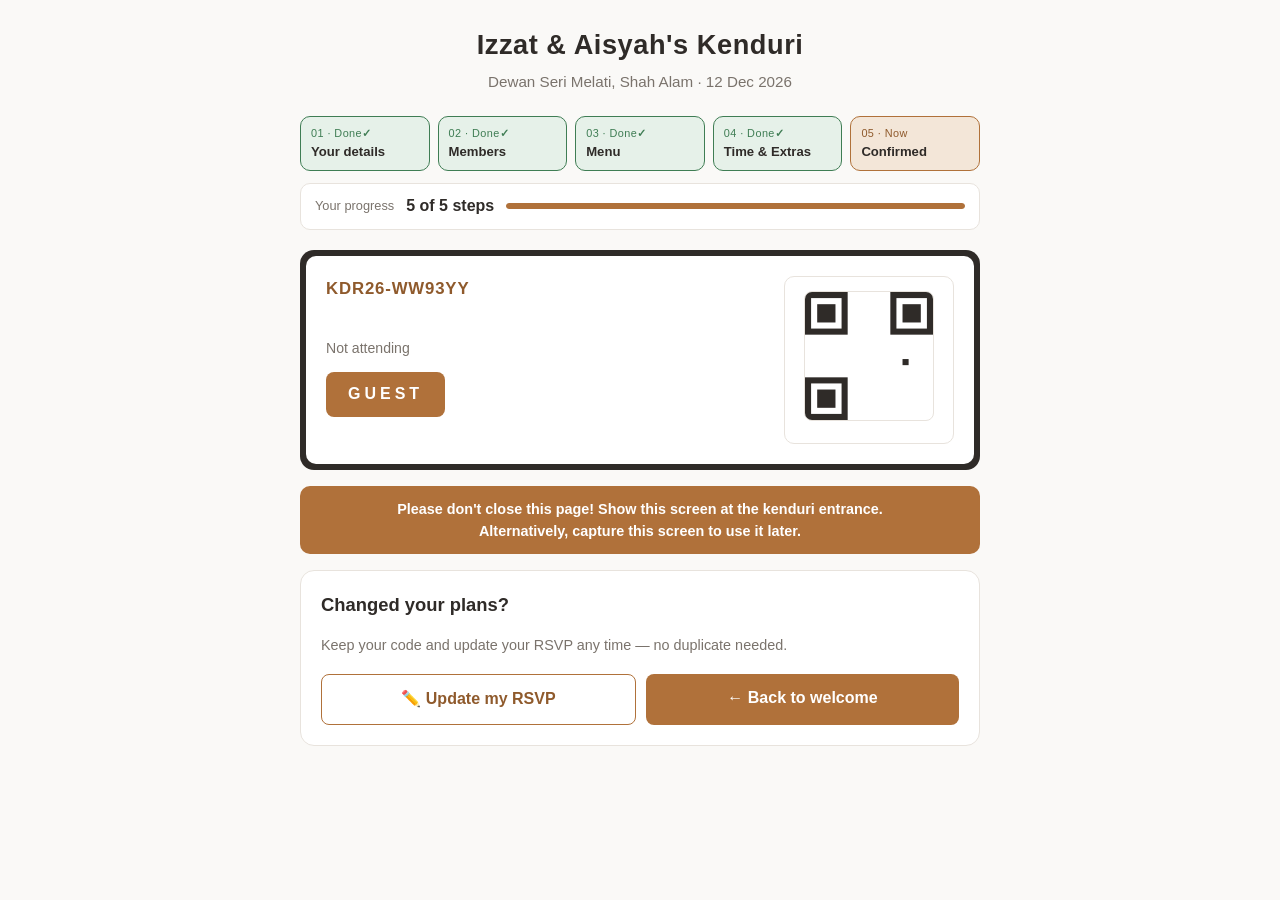
<file: multipage/done.html>
<!DOCTYPE html>
<html lang="en">
<head>
<meta charset="UTF-8">
<meta name="viewport" content="width=device-width, initial-scale=1.0">
<title>Kenduri RSVP — Your e-Badge</title>
<link rel="stylesheet" href="css/style.css">
</head>
<body>
<div class="wrap">
  <header class="top">
    <h1>Izzat &amp; Aisyah's Kenduri</h1>
    <p>Dewan Seri Melati, Shah Alam · 12 Dec 2026</p>
  </header>

  <div id="chips"></div>

  <div class="ebadge" id="badge">
    <div class="ebadge-inner">
      <div class="ebadge-left">
        <div class="code" id="b-code">—</div>
        <div class="b-name" id="b-name">—</div>
        <div class="b-line" id="b-pax">—</div>
        <div class="b-line" id="b-slot">—</div>
        <div class="b-line" id="b-menu">—</div>
        <div class="b-role">GUEST</div>
      </div>
      <div class="ebadge-right">
        <div id="qr2"></div>
        <div class="stamp">✔ ARRIVED</div>
      </div>
    </div>
  </div>

  <div class="notice-band">Please don't close this page! Show this screen at the kenduri entrance.<br>Alternatively, capture this screen to use it later.</div>

  <div class="card" style="margin-top:16px">
    <h2>Changed your plans?</h2>
    <p style="color:var(--muted);font-size:0.9rem">Keep your code and update your RSVP any time — no duplicate needed.</p>
    <div class="btn-row">
      <a class="btn secondary" href="update.html">✏️ Update my RSVP</a>
      <a class="btn" href="index.html">← Back to welcome</a>
    </div>
  </div>
</div>

<script src="js/app.js"></script>
<script>
  document.getElementById("chips").innerHTML = stepChips(5);
  const list = loadRsvps();
  const params = new URLSearchParams(location.search);
  let me = params.get("code") ? findByCode(list, params.get("code")) : list[list.length - 1];

  if (me) {
    document.getElementById("b-code").textContent = me.code || "KDR26-??????";
    document.getElementById("b-name").textContent = me.name;
    document.getElementById("b-pax").textContent = me.coming ? (paxOf(me) + " pax coming") : "Not attending";
    document.getElementById("b-slot").textContent = me.coming && me.slot ? "Slot: " + slotById(me.slot).label : "";
    document.getElementById("b-menu").textContent = me.coming && me.dishes.length
      ? "Menu: " + me.dishes.map(id => dishById(id).name).join(", ") : "";
    drawQr(document.getElementById("qr2"), (me.code || "") + "|" + me.name, 130);
    // show ARRIVED stamp if the host has checked this guest in
    if (me.arrived) document.getElementById("badge").classList.add("arrived");
    confetti();
  } else {
    document.getElementById("b-name").textContent = "No RSVP found in this browser yet.";
    document.getElementById("b-code").textContent = "—";
  }
</script>
</body>
</html>
</file>
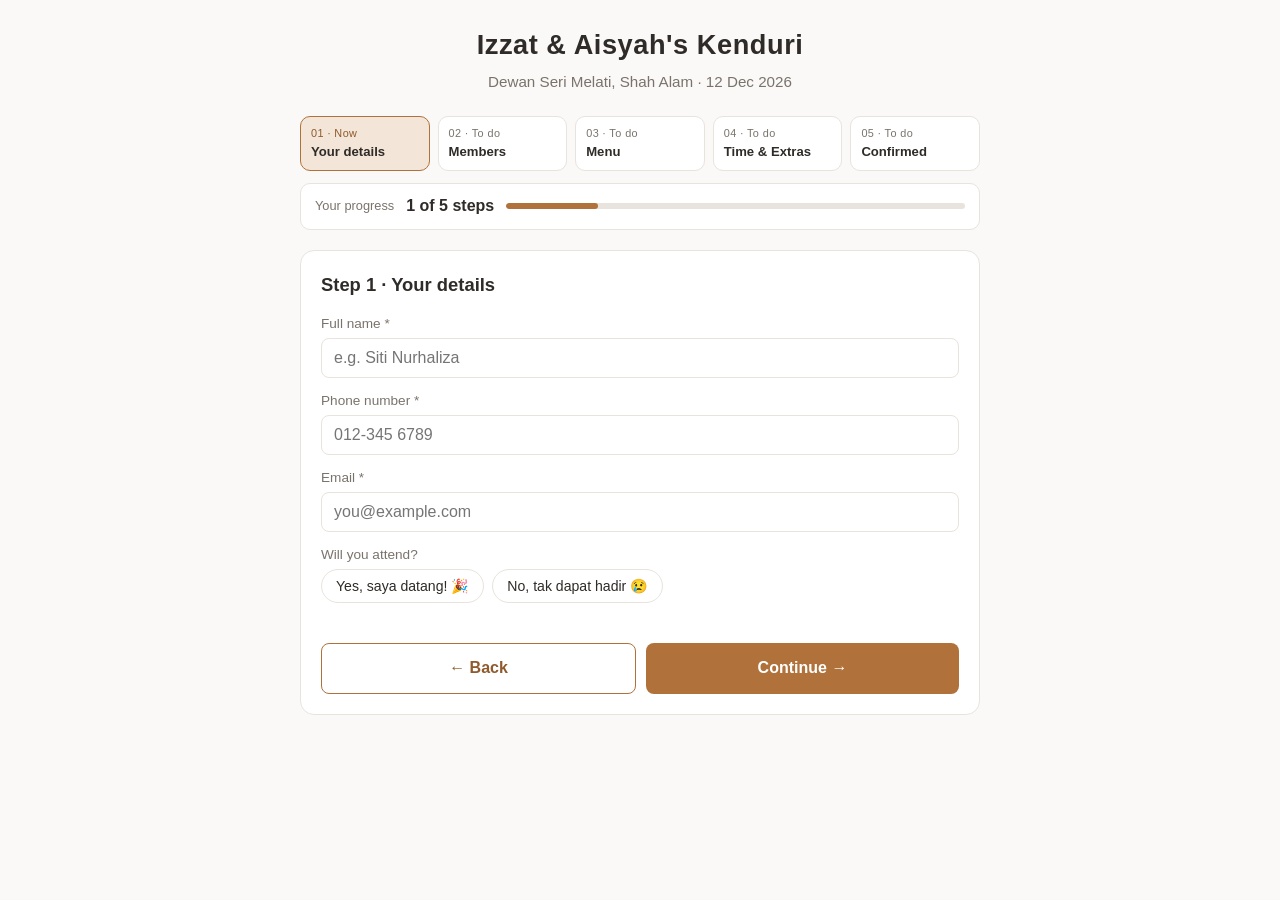
<file: multipage/extras.html>
<!DOCTYPE html>
<html lang="en">
<head>
<meta charset="UTF-8">
<meta name="viewport" content="width=device-width, initial-scale=1.0">
<title>Kenduri RSVP — Time &amp; Extras</title>
<link rel="stylesheet" href="css/style.css">
</head>
<body>
<div class="wrap">
  <header class="top">
    <h1>Izzat &amp; Aisyah's Kenduri</h1>
    <p>Dewan Seri Melati, Shah Alam · 12 Dec 2026</p>
  </header>

  <div id="chips"></div>

  <section>
    <h2>Step 4 · Arrival time &amp; extras</h2>

    <label>Your arrival slot *</label>
    <div class="slot-grid" id="slots"></div>

    <label style="margin-top:16px">Gift preference (so the couple knows!)</label>
    <div class="pill-row">
      <button type="button" class="pill" data-g="cash" onclick="setGift('cash')">💵 Cash</button>
      <button type="button" class="pill" data-g="household" onclick="setGift('household')">🏠 Household item</button>
      <button type="button" class="pill" data-g="none" onclick="setGift('none')">🙏 Kehadiran is enough</button>
    </div>

    <label for="song">Song request (optional) 🎤</label>
    <input type="text" id="song" placeholder="What song gets you on the dance floor?">

    <label for="wish">Ucapan / well-wishes (optional) 💌</label>
    <textarea id="wish" rows="3" placeholder="Leave your wishes for Izzat & Aisyah…"></textarea>

    <p class="error" id="error"></p>
    <div class="btn-row">
      <a class="btn secondary" href="menu.html">← Back</a>
      <button class="btn" onclick="next()">Submit RSVP 🎉</button>
    </div>
  </section>
</div>

<script src="js/app.js"></script>
<script>
  const draft = loadDraft();
  if (!draft.name) location.href = "rsvp.html"; // entered this page directly
  const pax = 1 + (draft.members || []).length;
  let slot = draft.slot || null;
  let gift = draft.gift || "";

  const rsvps = loadRsvps();
  const grid = document.getElementById("slots");
  KENDURI.slots.forEach(s => {
    const taken = rsvps.filter(r => r.coming && r.slot === s.id).reduce((sum, r) => sum + paxOf(r), 0);
    const left = Math.max(0, s.capacity - taken);
    const div = document.createElement("div");
    div.className = "slot" + (left === 0 ? " full" : "");
    div.innerHTML = `<div class="slot-time">${s.label}</div><div class="slot-left">${left === 0 ? "Fully booked" : left + " seats left"}</div>`;
    if (left > 0) div.onclick = () => { slot = s.id; sync(); };
    grid.appendChild(div);
  });

  document.getElementById("song").value = draft.song || "";
  document.getElementById("wish").value = draft.wish || "";

  function setGift(g) { gift = g; sync(); }
  function sync() {
    document.querySelectorAll(".slot").forEach((el, i) => el.classList.toggle("selected", KENDURI.slots[i].id === slot));
    document.querySelectorAll(".pill[data-g]").forEach(p => p.classList.toggle("selected", p.dataset.g === gift));
  }
  sync();

  function next() {
    if (!slot) { document.getElementById("error").textContent = "Please choose an arrival time slot."; return; }
    if (!gift) { document.getElementById("error").textContent = "Please pick a gift preference."; return; }
    saveDraft({
      slot, gift,
      song: document.getElementById("song").value.trim(),
      wish: document.getElementById("wish").value.trim()
    });
    // commit the RSVP (or send back to update if this name+phone already replied)
    const d = loadDraft();
    const list = loadRsvps();
    const existing = findDuplicate(list, d.name, d.phone);
    if (existing) {
      alert("This name and phone has already replied. Use Update my RSVP with your code: " + existing.code);
      clearDraft();
      location.href = "update.html";
      return;
    }
    list.push({
      id: "r" + Date.now(), code: makeCode(), name: d.name, phone: d.phone, email: d.email,
      coming: d.coming !== false, members: d.members || [], dishes: d.dishes || [],
      dietary: d.dietary || [], slot: d.slot, gift: d.gift, song: d.song, wish: d.wish,
      at: nowLabel()
    });
    saveRsvps(list);
    const myCode = list[list.length - 1].code;
    clearDraft();
    location.href = "done.html?code=" + encodeURIComponent(myCode);
  }
  document.getElementById('chips').innerHTML = stepChips(4);
</script>
</body>
</html>
</file>
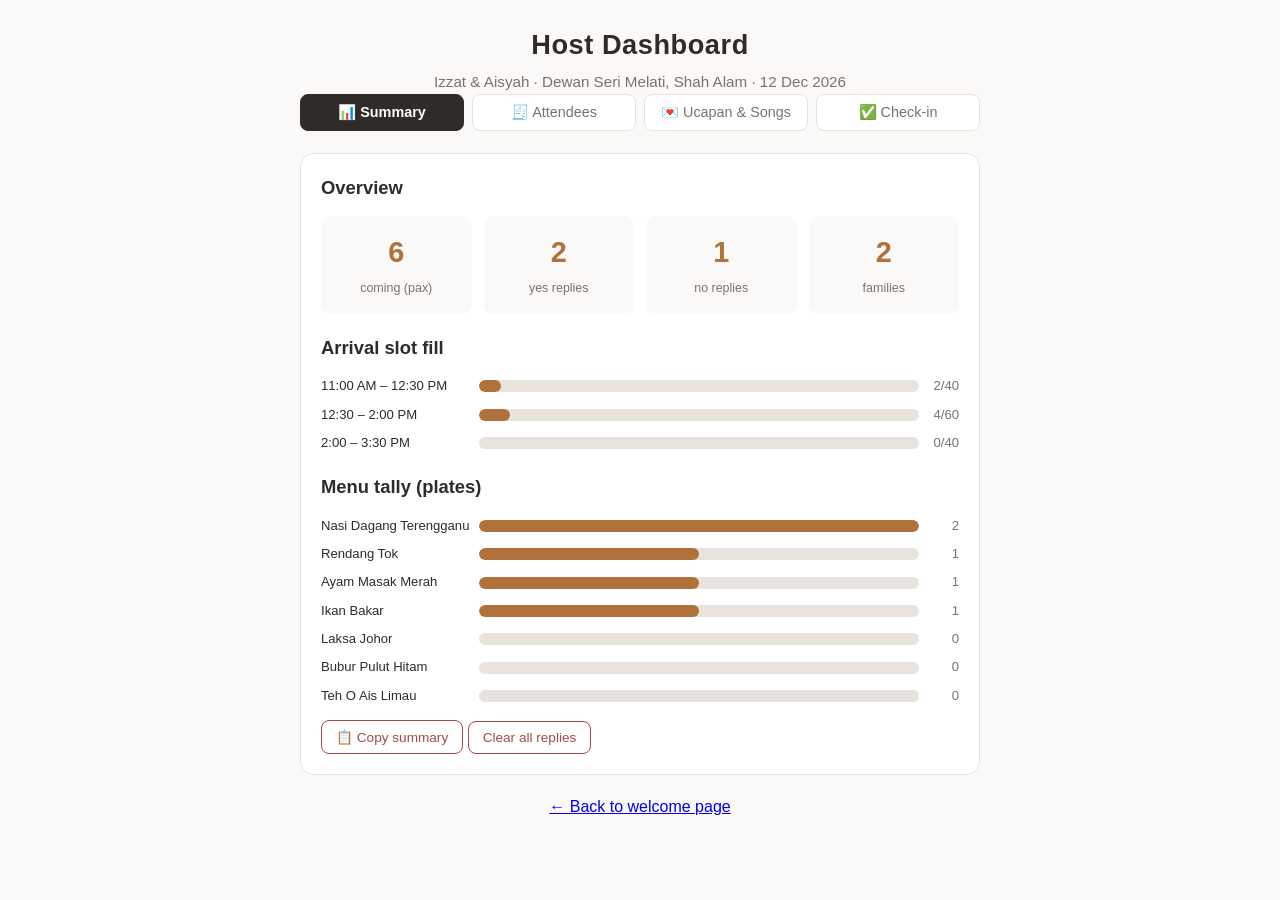
<file: multipage/host.html>
<!DOCTYPE html>
<html lang="en">
<head>
<meta charset="UTF-8">
<meta name="viewport" content="width=device-width, initial-scale=1.0">
<title>Kenduri RSVP — Host Dashboard</title>
<link rel="stylesheet" href="css/style.css">
</head>
<body>
<div class="wrap">
  <header class="top">
    <h1>Host Dashboard</h1>
    <p id="ev-meta"></p>
    <div class="mode-toggle">
      <button class="mode-btn active" id="tab-dash" onclick="setTab('dash')">📊 Summary</button>
      <button class="mode-btn" id="tab-guests" onclick="setTab('guests')">🧾 Attendees</button>
      <button class="mode-btn" id="tab-wishes" onclick="setTab('wishes')">💌 Ucapan &amp; Songs</button>
      <button class="mode-btn" id="tab-checkin" onclick="setTab('checkin')">✅ Check-in</button>
    </div>
  </header>

  <section id="panel-dash">
    <h2>Overview</h2>
    <div class="stats">
      <div class="stat"><span class="stat-num" id="s-pax">0</span><span class="stat-label">coming (pax)</span></div>
      <div class="stat"><span class="stat-num" id="s-yes">0</span><span class="stat-label">yes replies</span></div>
      <div class="stat"><span class="stat-num" id="s-no">0</span><span class="stat-label">no replies</span></div>
      <div class="stat"><span class="stat-num" id="s-fam">0</span><span class="stat-label">families</span></div>
    </div>

    <h2 style="margin-top:20px">Arrival slot fill</h2>
    <div id="slot-bars"></div>

    <h2 style="margin-top:20px">Menu tally (plates)</h2>
    <div id="menu-bars"></div>

    <button class="reset" onclick="copySummary()">📋 Copy summary</button>
    <button class="reset" onclick="resetAll()">Clear all replies</button>
  </section>

  <section id="panel-guests" style="display:none">
    <h2>Attendees</h2>
    <table class="data">
      <thead><tr><th>Guest</th><th>Contact</th><th>Pax</th><th>Slot</th><th>Menu</th><th>Notes</th><th>Received</th></tr></thead>
      <tbody id="guest-rows"></tbody>
    </table>
  </section>

  <section id="panel-wishes" style="display:none">
    <h2>Ucapan wall</h2>
    <div id="wishes"></div>
    <h2 style="margin-top:20px">Song requests 🎤</h2>
    <div id="songs"></div>
  </section>

  <section id="panel-checkin" style="display:none">
    <h2>Entrance check-in</h2>
    <p style="color:var(--muted);font-size:0.9rem">Guest shows their e-badge — key in the code (or type the name) and tap Check in.</p>
    <div class="checkin-row">
      <input type="text" id="ci-input" placeholder="KDR26-XXXXXX or guest name">
      <button class="btn" onclick="checkIn()">Check in</button>
    </div>
    <p class="error" id="ci-msg"></p>
    <p class="arrived-count">Arrived: <b id="ci-arrived">0</b> / <span id="ci-expected">0</span> expected pax</p>
    <table class="data">
      <thead><tr><th>Guest</th><th>Code</th><th>Pax</th><th>Slot</th><th>Status</th><th></th></tr></thead>
      <tbody id="ci-rows"></tbody>
    </table>
  </section>

  <p style="text-align:center;margin-top:16px"><a href="index.html">← Back to welcome page</a></p>
</div>

<script src="js/app.js"></script>
<script>
  document.getElementById("ev-meta").textContent =
    KENDURI.couple + " · " + KENDURI.venue + " · 12 Dec 2026";

  function setTab(t) {
    ["dash", "guests", "wishes", "checkin"].forEach(x => {
      document.getElementById("panel-" + x).style.display = x === t ? "block" : "none";
      document.getElementById("tab-" + x).classList.toggle("active", x === t);
    });
  }

  // ---- check-in ----
  function checkIn() {
    const q = document.getElementById("ci-input").value.trim();
    const msg = document.getElementById("ci-msg");
    if (!q) { msg.textContent = "Type a code or name first."; return; }
    const list = loadRsvps();
    const rec = findByCode(list, q) || list.find(r => r.coming && r.name.toLowerCase().includes(q.toLowerCase()));
    if (!rec || !rec.coming) { msg.textContent = "No coming guest matches \"" + q + "\"."; return; }
    rec.arrived = !rec.arrived;
    saveRsvps(list);
    msg.textContent = rec.arrived
      ? "✔ " + rec.name + " checked in (" + paxOf(rec) + " pax)."
      : "Undone: " + rec.name + " marked as not arrived.";
    msg.style.color = rec.arrived ? "var(--yes)" : "var(--muted)";
    document.getElementById("ci-input").value = "";
    render();
  }

  function render() {
    const list = loadRsvps();
    const yes = list.filter(r => r.coming);
    const no = list.filter(r => !r.coming);
    const pax = totalPax(list);

    document.getElementById("s-pax").textContent = pax;
    document.getElementById("s-yes").textContent = yes.length;
    document.getElementById("s-no").textContent = no.length;
    document.getElementById("s-fam").textContent = yes.length;

    // slot fill bars
    const sb = document.getElementById("slot-bars");
    sb.innerHTML = "";
    KENDURI.slots.forEach(s => {
      const taken = yes.filter(r => r.slot === s.id).reduce((sum, r) => sum + paxOf(r), 0);
      const pct = Math.min(100, Math.round((taken / s.capacity) * 100));
      sb.insertAdjacentHTML("beforeend",
        `<div class="hbar-row"><span class="hbar-name">${s.label}</span>
         <div class="hbar-track"><div class="hbar-fill" style="width:${pct}%"></div></div>
         <span class="hbar-val">${taken}/${s.capacity}</span></div>`);
    });

    // menu tally bars
    const mb = document.getElementById("menu-bars");
    mb.innerHTML = "";
    const tally = KENDURI.dishes.map(d => ({ d, n: yes.filter(r => r.dishes.includes(d.id)).length }));
    const maxN = Math.max(1, ...tally.map(t => t.n));
    tally.forEach(t => {
      mb.insertAdjacentHTML("beforeend",
        `<div class="hbar-row"><span class="hbar-name">${t.d.name}</span>
         <div class="hbar-track"><div class="hbar-fill" style="width:${Math.round((t.n / maxN) * 100)}%"></div></div>
         <span class="hbar-val">${t.n}</span></div>`);
    });

    // attendee table
    const rows = document.getElementById("guest-rows");
    rows.innerHTML = "";
    [...list].reverse().forEach(r => {
      const slot = r.slot ? slotById(r.slot).label : "—";
      const menu = r.dishes.map(id => dishById(id).name).join(", ") || "—";
      const members = r.members.map(m => `${m.name} (${m.rel})`).join(", ");
      const notes = [
        r.dietary.length ? "Dietary: " + r.dietary.join(", ") : "",
        r.gift && r.gift !== "none" ? "Gift: " + r.gift : "",
        members ? "With: " + members : "",
        r.song ? "Song: " + r.song : ""
      ].filter(Boolean).join(" · ") || "—";
      rows.insertAdjacentHTML("beforeend", `<tr>
        <td><b>${r.name}</b><br><span class="badge ${r.coming ? "yes" : "no"}">${r.coming ? "Coming" : "Not coming"}</span></td>
        <td>${r.phone}<br>${r.email}</td>
        <td>${paxOf(r) || "—"}</td>
        <td>${slot}</td>
        <td>${menu}</td>
        <td>${notes}</td>
        <td class="time">${r.at}</td>
      </tr>`);
    });

    // wishes & songs
    const w = document.getElementById("wishes");
    w.innerHTML = "";
    list.filter(r => r.wish).forEach(r => {
      w.insertAdjacentHTML("beforeend", `<div class="wish-card"><span class="w-name">${r.name}</span> — ${r.wish}</div>`);
    });
    if (!w.innerHTML) w.innerHTML = "<p style='color:var(--muted);font-size:0.9rem'>No ucapan yet.</p>";

    const sg = document.getElementById("songs");
    sg.innerHTML = "";
    list.filter(r => r.song).forEach(r => {
      sg.insertAdjacentHTML("beforeend", `<div class="wish-card">🎤 <span class="w-name">${r.name}</span> requests <b>${r.song}</b></div>`);
    });
    if (!sg.innerHTML) sg.innerHTML = "<p style='color:var(--muted);font-size:0.9rem'>No song requests yet.</p>";

    // check-in table
    const ci = document.getElementById("ci-rows");
    ci.innerHTML = "";
    const comingList = list.filter(r => r.coming);
    document.getElementById("ci-expected").textContent = pax;
    document.getElementById("ci-arrived").textContent = comingList.filter(r => r.arrived).reduce((s, r) => s + paxOf(r), 0);
    comingList.forEach(r => {
      const slot = r.slot ? slotById(r.slot).label : "—";
      ci.insertAdjacentHTML("beforeend", `<tr>
        <td><b>${r.name}</b></td>
        <td class="time">${r.code || "—"}</td>
        <td>${paxOf(r)}</td>
        <td>${slot}</td>
        <td><span class="badge ${r.arrived ? "yes" : "no"}">${r.arrived ? "Arrived" : "Expected"}</span></td>
        <td><button class="reset" style="margin-top:0" onclick="toggleArrive('${r.id}')">${r.arrived ? "Undo" : "Check in"}</button></td>
      </tr>`);
    });
  }

  function toggleArrive(id) {
    const list = loadRsvps();
    const r = list.find(x => x.id === id);
    if (r) { r.arrived = !r.arrived; saveRsvps(list); render(); }
  }

  function copySummary() {
    const list = loadRsvps();
    const yes = list.filter(r => r.coming);
    const lines = [
      "KENDURI RSVP SUMMARY — " + KENDURI.couple,
      "Total pax: " + totalPax(list),
      "Yes: " + yes.length + " · No: " + list.filter(r => !r.coming).length,
      "",
      "BY SLOT:",
      ...KENDURI.slots.map(s => {
        const t = yes.filter(r => r.slot === s.id).reduce((sum, r) => sum + paxOf(r), 0);
        return s.label + ": " + t + "/" + s.capacity;
      }),
      "",
      "MENU TALLY:",
      ...KENDURI.dishes.map(d => d.name + ": " + yes.filter(r => r.dishes.includes(d.id)).length)
    ];
    navigator.clipboard.writeText(lines.join("\n")).then(
      () => alert("Summary copied to clipboard."),
      () => alert(lines.join("\n")) // fallback shows the text
    );
  }

  function resetAll() {
    if (!confirm("Clear all replies? This removes every RSVP from this browser.")) return;
    saveRsvps([]);
    render();
  }

  render();
</script>
</body>
</html>
</file>
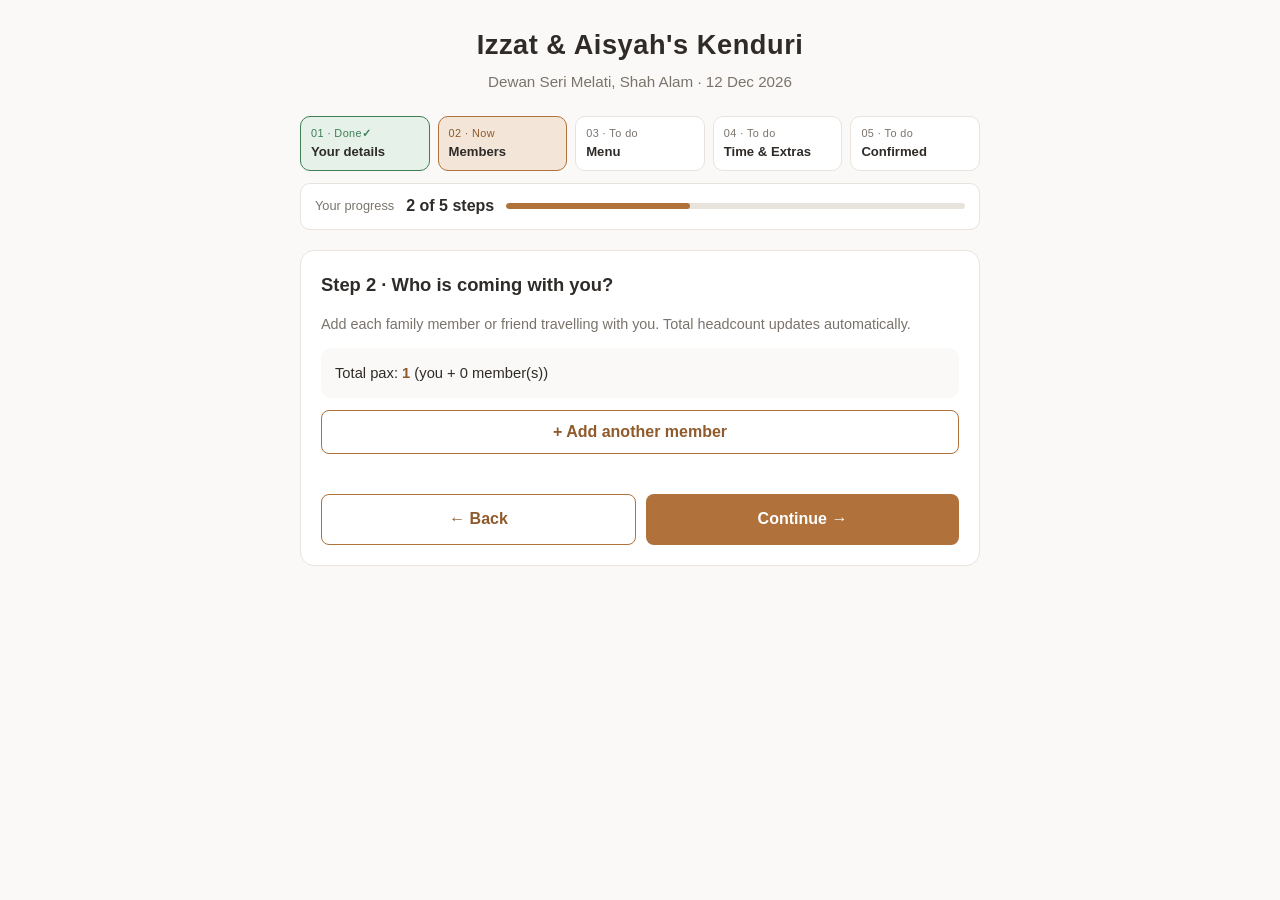
<file: multipage/members.html>
<!DOCTYPE html>
<html lang="en">
<head>
<meta charset="UTF-8">
<meta name="viewport" content="width=device-width, initial-scale=1.0">
<title>Kenduri RSVP — Members</title>
<link rel="stylesheet" href="css/style.css">
</head>
<body>
<div class="wrap">
  <header class="top">
    <h1>Izzat &amp; Aisyah's Kenduri</h1>
    <p>Dewan Seri Melati, Shah Alam · 12 Dec 2026</p>
  </header>

  <div id="chips"></div>

  <section>
    <h2>Step 2 · Who is coming with you?</h2>
    <p style="color:var(--muted);font-size:0.9rem">Add each family member or friend travelling with you. Total headcount updates automatically.</p>

    <div class="summary-box">Total pax: <b id="pax-total">1</b> (you <span id="pax-you">+ 0 member(s)</span>)</div>

    <div id="members"></div>

    <button type="button" class="btn secondary" style="margin-top:12px;width:100%" onclick="addMember()">+ Add another member</button>

    <p class="error" id="error"></p>
    <div class="btn-row">
      <a class="btn secondary" href="rsvp.html">← Back</a>
      <button class="btn" onclick="next()">Continue →</button>
    </div>
  </section>
</div>

<script src="js/app.js"></script>
<script>
  let members = (loadDraft().members || []).slice();
  const relSel = KENDURI.relationships.map(r => `<option value="${r}">${r}</option>`).join("");

  function render() {
    const box = document.getElementById("members");
    box.innerHTML = "";
    members.forEach((m, i) => {
      const row = document.createElement("div");
      row.className = "member-row";
      row.innerHTML = `
        <div>
          <label>Member ${i + 1} name</label>
          <input type="text" value="${m.name.replace(/"/g, "&quot;")}" data-i="${i}" data-f="name" placeholder="Full name">
        </div>
        <div>
          <label>Relationship</label>
          <select data-i="${i}" data-f="rel">${relSel}</select>
        </div>
        <button type="button" class="remove" onclick="removeMember(${i})">✕ Remove</button>`;
      row.querySelector(`select[data-i="${i}"]`).value = m.rel;
      row.querySelectorAll("input,select").forEach(el => {
        el.addEventListener("input", e => {
          members[+e.target.dataset.i][e.target.dataset.f] = e.target.value;
        });
      });
      box.appendChild(row);
    });
    document.getElementById("pax-total").textContent = 1 + members.length;
    document.getElementById("pax-you").textContent = "+ " + members.length + " member(s)";
  }

  function addMember() {
    members.push({ name: "", rel: "Spouse" });
    render();
  }
  function removeMember(i) { members.splice(i, 1); render(); }

  function next() {
    const empty = members.some(m => !m.name.trim());
    if (empty) { document.getElementById("error").textContent = "Please fill in every member's name (or remove the empty row)."; return; }
    saveDraft({ members: members.map(m => ({ name: m.name.trim(), rel: m.rel })) });
    location.href = "menu.html";
  }

  render();
  document.getElementById('chips').innerHTML = stepChips(2);
</script>
</body>
</html>
</file>
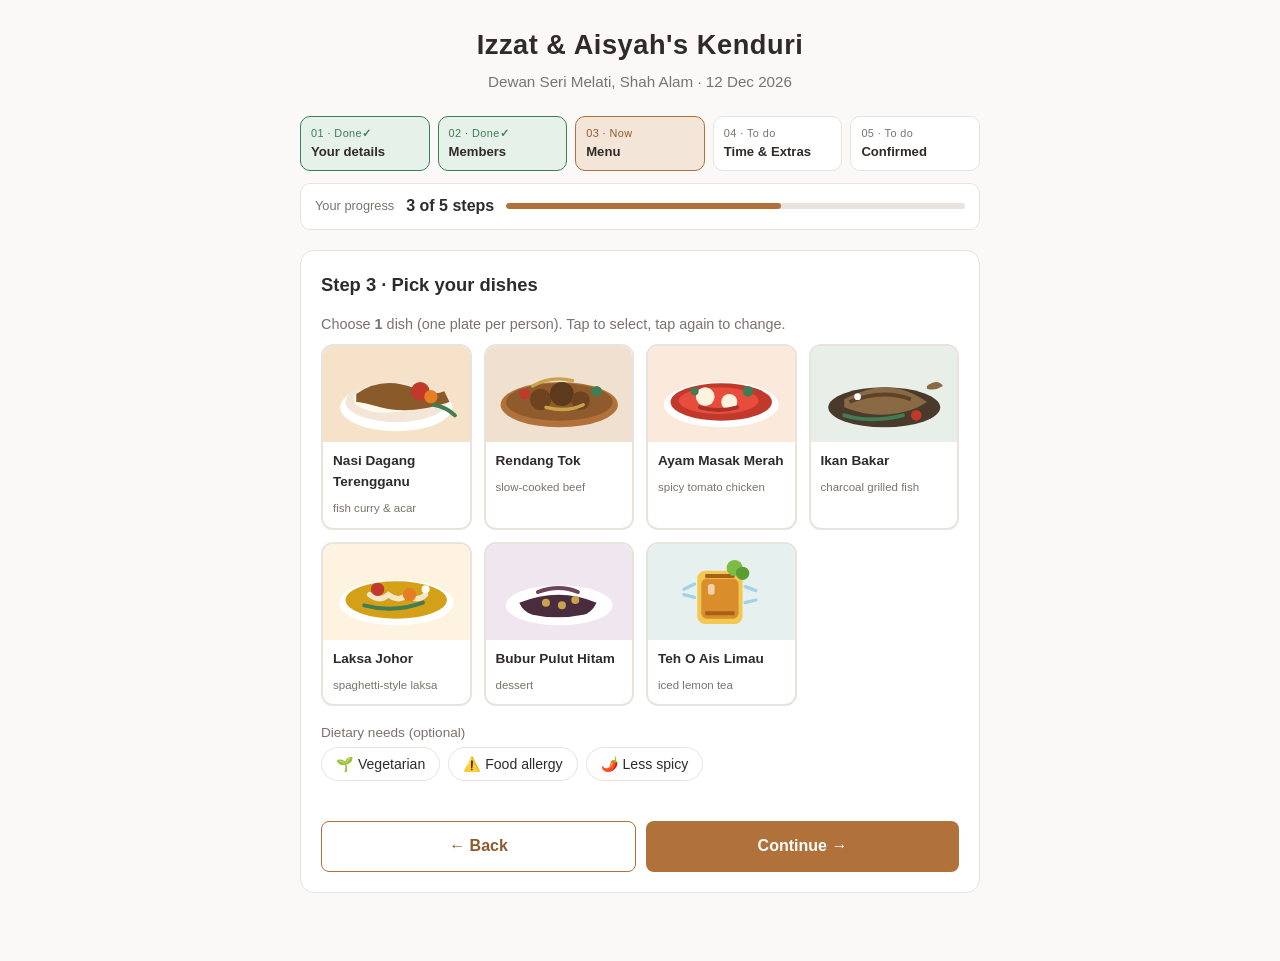
<file: multipage/menu.html>
<!DOCTYPE html>
<html lang="en">
<head>
<meta charset="UTF-8">
<meta name="viewport" content="width=device-width, initial-scale=1.0">
<title>Kenduri RSVP — Menu</title>
<link rel="stylesheet" href="css/style.css">
</head>
<body>
<div class="wrap">
  <header class="top">
    <h1>Izzat &amp; Aisyah's Kenduri</h1>
    <p>Dewan Seri Melati, Shah Alam · 12 Dec 2026</p>
  </header>

  <div id="chips"></div>

  <section>
    <h2>Step 3 · Pick your dishes</h2>
    <p style="color:var(--muted);font-size:0.9rem">Choose <b id="need">1</b> dish (one plate per person). Tap to select, tap again to change.</p>

    <div class="dish-grid" id="dishes"></div>

    <label style="margin-top:16px">Dietary needs (optional)</label>
    <div class="pill-row">
      <button type="button" class="pill" data-d="vegetarian" onclick="toggleDietary('vegetarian')">🌱 Vegetarian</button>
      <button type="button" class="pill" data-d="allergy" onclick="toggleDietary('allergy')">⚠️ Food allergy</button>
      <button type="button" class="pill" data-d="lessspicy" onclick="toggleDietary('lessspicy')">🌶️ Less spicy</button>
    </div>

    <p class="error" id="error"></p>
    <div class="btn-row">
      <a class="btn secondary" href="members.html">← Back</a>
      <button class="btn" onclick="next()">Continue →</button>
    </div>
  </section>
</div>

<script src="js/app.js"></script>
<script>
  const draft = loadDraft();
  let picked = (draft.dishes || []).slice();
  let dietary = (draft.dietary || []).slice();
  const pax = 1 + (draft.members || []).length;

  document.getElementById("need").textContent = pax;

  const grid = document.getElementById("dishes");
  KENDURI.dishes.forEach(d => {
    const card = document.createElement("div");
    card.className = "dish-card";
    card.innerHTML = dishArt(d.id) + `<div class="dish-name">${d.name}</div><div class="dish-sub">${d.sub}</div>`;
    card.onclick = () => toggleDish(d.id);
    grid.appendChild(card);
  });

  function toggleDish(id) {
    const i = picked.indexOf(id);
    if (i >= 0) picked.splice(i, 1);
    else if (picked.length < pax) picked.push(id);
    else { document.getElementById("error").textContent = `You picked all ${pax} plates already — tap a dish to unselect it first.`; return; }
    document.getElementById("error").textContent = "";
    sync();
  }
  function toggleDietary(d) {
    const i = dietary.indexOf(d);
    if (i >= 0) dietary.splice(i, 1); else dietary.push(d);
    sync();
  }
  function sync() {
    document.querySelectorAll(".dish-card").forEach((c, i) =>
      c.classList.toggle("selected", picked.includes(KENDURI.dishes[i].id)));
    document.querySelectorAll(".pill[data-d]").forEach(p =>
      p.classList.toggle("selected", dietary.includes(p.dataset.d)));
    const left = pax - picked.length;
    document.getElementById("need").textContent = left > 0 ? left : "✓ all";
  }
  sync();

  function next() {
    if (picked.length !== pax) {
      document.getElementById("error").textContent = `Please pick exactly ${pax} dish(es) — one per person.`;
      return;
    }
    saveDraft({ dishes: picked.slice(), dietary: dietary.slice() });
    location.href = "extras.html";
  }
  document.getElementById('chips').innerHTML = stepChips(3);
</script>
</body>
</html>
</file>
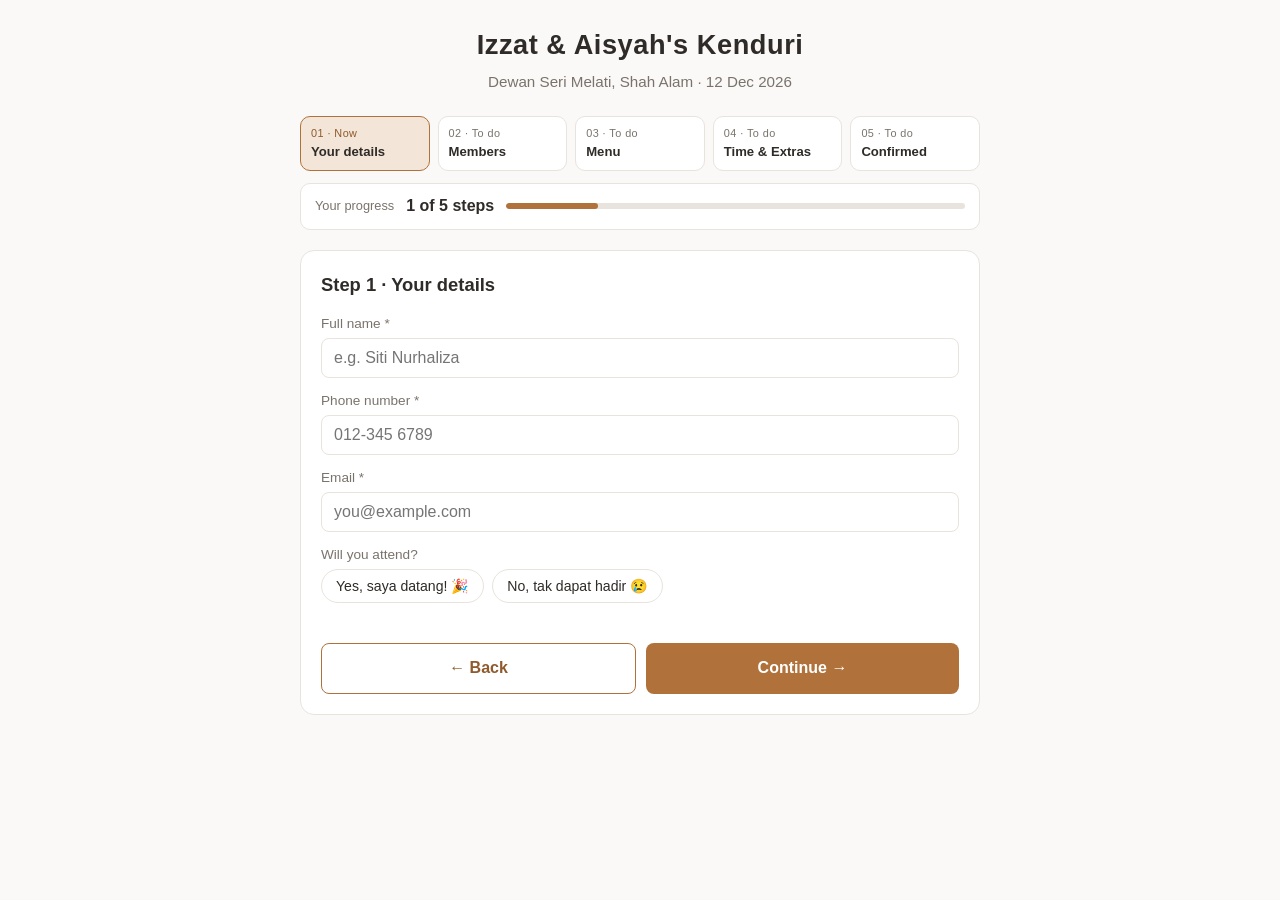
<file: multipage/rsvp.html>
<!DOCTYPE html>
<html lang="en">
<head>
<meta charset="UTF-8">
<meta name="viewport" content="width=device-width, initial-scale=1.0">
<title>Kenduri RSVP — Your Details</title>
<link rel="stylesheet" href="css/style.css">
</head>
<body>
<div class="wrap">
  <header class="top">
    <h1>Izzat &amp; Aisyah's Kenduri</h1>
    <p>Dewan Seri Melati, Shah Alam · 12 Dec 2026</p>
  </header>

  <div id="chips"></div>

  <section>
    <h2>Step 1 · Your details</h2>
    <label for="name">Full name *</label>
    <input type="text" id="name" placeholder="e.g. Siti Nurhaliza" autocomplete="name">

    <label for="phone">Phone number *</label>
    <input type="tel" id="phone" placeholder="012-345 6789" autocomplete="tel">

    <label for="email">Email *</label>
    <input type="email" id="email" placeholder="you@example.com" autocomplete="email">

    <label>Will you attend?</label>
    <div class="pill-row">
      <button type="button" class="pill" id="pill-yes" onclick="setComing(true)">Yes, saya datang! 🎉</button>
      <button type="button" class="pill" id="pill-no" onclick="setComing(false)">No, tak dapat hadir 😢</button>
    </div>

    <div id="no-extra" style="display:none">
      <label for="wish-no">Leave a wish for the couple (optional)</label>
      <textarea id="wish-no" rows="2" placeholder="Ucapan / well-wishes…"></textarea>
    </div>

    <p class="error" id="error"></p>
    <div class="btn-row">
      <a class="btn secondary" href="index.html">← Back</a>
      <button class="btn" id="next-btn" onclick="next()">Continue →</button>
    </div>
  </section>
</div>

<script src="js/app.js"></script>
<script>
  let coming = null;
  // Re-entering the flow: prefill from an in-progress draft.
  const draft = loadDraft();
  if (draft.name) document.getElementById("name").value = draft.name;
  if (draft.phone) document.getElementById("phone").value = draft.phone;
  if (draft.email) document.getElementById("email").value = draft.email;
  if (draft.coming === true) setComing(true);
  if (draft.coming === false) setComing(false);

  function setComing(v) {
    coming = v;
    document.getElementById("pill-yes").classList.toggle("selected", v === true);
    document.getElementById("pill-no").classList.toggle("selected", v === false);
    document.getElementById("no-extra").style.display = v === false ? "block" : "none";
    document.getElementById("error").textContent = "";
  }

  function next() {
    const name = document.getElementById("name").value.trim();
    const phone = document.getElementById("phone").value.trim();
    const email = document.getElementById("email").value.trim();
    const err = document.getElementById("error");
    if (!name) { err.textContent = "Please enter your full name."; return; }
    if (!/^[0-9+\-\s()]{7,}$/.test(phone)) { err.textContent = "Please enter a valid phone number (e.g. 012-345 6789)."; return; }
    if (!/^[^@\s]+@[^@\s]+\.[^@\s]+$/.test(email)) { err.textContent = "Please enter a valid email address."; return; }
    if (coming === null) { err.textContent = "Please choose Yes or No."; return; }

    saveDraft({
      name, phone, email, coming,
      wish: coming === false ? document.getElementById("wish-no").value.trim() : (draft.wish || ""),
      members: coming === false ? [] : (draft.members || []),
      dishes: coming === false ? [] : (draft.dishes || []),
      dietary: coming === false ? [] : (draft.dietary || []),
      slot: coming === false ? null : (draft.slot || null),
      gift: coming === false ? "none" : (draft.gift || ""),
      song: coming === false ? "" : (draft.song || "")
    });

    if (coming === true) { location.href = "members.html"; return; }
    // decline: commit a record immediately with a code (unless already replied)
    const list = loadRsvps();
    const existing = findDuplicate(list, name, phone);
    if (existing) {
      alert("This name and phone has already replied. Use Update my RSVP with your code: " + existing.code);
      clearDraft();
      location.href = "update.html";
      return;
    }
    list.push({
      id: "r" + Date.now(), code: makeCode(), name, phone, email,
      coming: false, members: [], dishes: [], dietary: [], slot: null,
      gift: "none", song: "",
      wish: document.getElementById("wish-no").value.trim(),
      at: nowLabel()
    });
    saveRsvps(list);
    const myCode = list[list.length - 1].code;
    clearDraft();
    location.href = "done.html?code=" + encodeURIComponent(myCode);
  }
  document.getElementById('chips').innerHTML = stepChips(1);
</script>
</body>
</html>
</file>
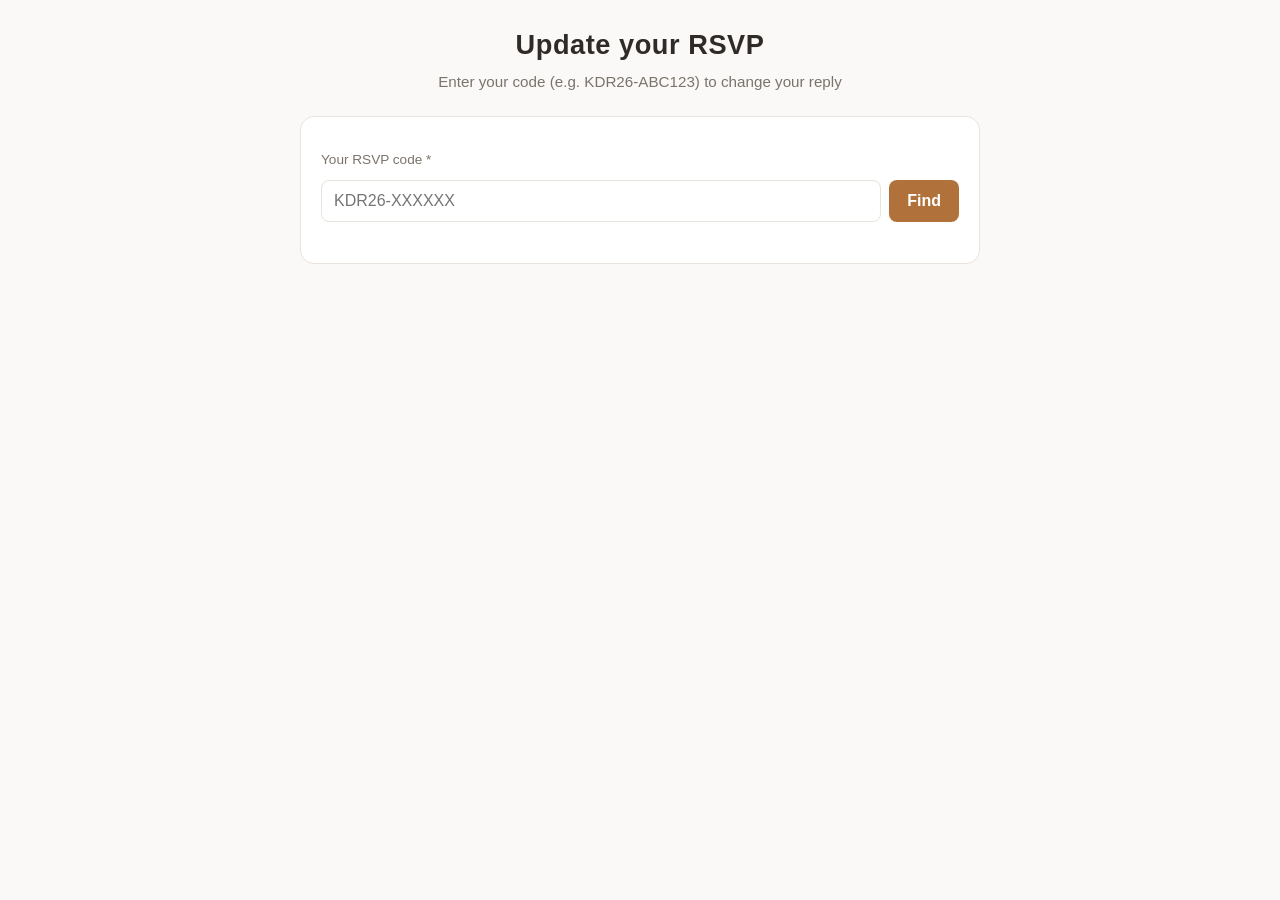
<file: multipage/update.html>
<!DOCTYPE html>
<html lang="en">
<head>
<meta charset="UTF-8">
<meta name="viewport" content="width=device-width, initial-scale=1.0">
<title>Kenduri RSVP — Update</title>
<link rel="stylesheet" href="css/style.css">
</head>
<body>
<div class="wrap">
  <header class="top">
    <h1>Update your RSVP</h1>
    <p>Enter your code (e.g. KDR26-ABC123) to change your reply</p>
  </header>

  <section>
    <label for="code">Your RSVP code *</label>
    <div class="checkin-row">
      <input type="text" id="code" placeholder="KDR26-XXXXXX">
      <button class="btn" onclick="find()">Find</button>
    </div>
    <p class="error" id="error"></p>
  </section>

  <section id="edit-area" style="display:none">
    <h2>Editing: <span id="e-name"></span></h2>
    <label>Attending?</label>
    <div class="pill-row">
      <button type="button" class="pill" id="u-yes" onclick="setComing(true)">Yes, saya datang! 🎉</button>
      <button type="button" class="pill" id="u-no" onclick="setComing(false)">No, tak dapat hadir 😢</button>
    </div>

    <div id="members-box" style="display:none">
      <label>Members travelling with you (comma-separated names)</label>
      <input type="text" id="members" placeholder="e.g. Zainab binti Bakar, Ahmad Firdaus">
    </div>

    <div id="slot-box" style="display:none">
      <label>Arrival slot</label>
      <div class="slot-grid" id="slots"></div>
    </div>

    <p class="error" id="err2"></p>
    <div class="btn-row">
      <button class="btn" onclick="save()">Save changes</button>
      <a class="btn secondary" href="index.html">Cancel</a>
    </div>
  </section>
</div>

<script src="js/app.js"></script>
<script>
  let rec = null;
  let coming = null;
  let slot = null;

  function find() {
    const code = document.getElementById("code").value.trim();
    const list = loadRsvps();
    rec = findByCode(list, code);
    const err = document.getElementById("error");
    if (!rec) { err.textContent = "Code not found — check the letters and try again."; return; }
    err.textContent = "";
    document.getElementById("edit-area").style.display = "block";
    document.getElementById("e-name").textContent = rec.name;
    document.getElementById("members").value = (rec.members || []).map(m => m.name).join(", ");
    setComing(rec.coming);
    slot = rec.slot;
    renderSlots();
  }

  function setComing(v) {
    coming = v;
    document.getElementById("u-yes").classList.toggle("selected", v === true);
    document.getElementById("u-no").classList.toggle("selected", v === false);
    document.getElementById("members-box").style.display = v === true ? "block" : "none";
    document.getElementById("slot-box").style.display = v === true ? "block" : "none";
  }

  function renderSlots() {
    const g = document.getElementById("slots");
    g.innerHTML = "";
    KENDURI.slots.forEach(s => {
      const div = document.createElement("div");
      div.className = "slot" + (s.id === slot ? " selected" : "");
      div.innerHTML = `<div class="slot-time">${s.label}</div>`;
      div.onclick = () => { slot = s.id; renderSlots(); };
      g.appendChild(div);
    });
  }

  function save() {
    const err = document.getElementById("err2");
    if (coming === null) { err.textContent = "Choose Yes or No."; return; }
    if (coming === true && !slot) { err.textContent = "Choose an arrival slot."; return; }
    const list = loadRsvps();
    const i = list.findIndex(r => r.id === rec.id);
    list[i].coming = coming;
    list[i].members = coming
      ? document.getElementById("members").value.split(",").map(s => s.trim()).filter(Boolean).map(n => ({ name: n, rel: "Guest" }))
      : [];
    list[i].slot = coming ? slot : null;
    list[i].at = nowLabel() + " (updated)";
    saveRsvps(list);
    location.href = "done.html?code=" + encodeURIComponent(list[i].code);
  }
</script>
</body>
</html>
</file>
<file: multipage/css/style.css>
:root {
  --bg: #faf9f7;
  --card: #ffffff;
  --ink: #2f2b28;
  --muted: #7a736c;
  --line: #e8e3dd;
  --accent: #b0713a;
  --accent-dark: #8f5a2c;
  --accent-soft: #f3e6d8;
  --yes: #3f7d54;
  --yes-soft: #e6f1e9;
  --no: #a5484a;
  --no-soft: #f6e7e7;
  --gold: #c9a24b;
}
* { box-sizing: border-box; margin: 0; padding: 0; }
body {
  font-family: -apple-system, "Segoe UI", Roboto, Helvetica, Arial, sans-serif;
  background: var(--bg);
  color: var(--ink);
  line-height: 1.55;
  padding: 24px 16px 48px;
}
.wrap { max-width: 680px; margin: 0 auto; }
header.top { text-align: center; margin-bottom: 22px; }
header.top h1 { font-size: 1.7rem; letter-spacing: 0.02em; }
header.top p { color: var(--muted); margin-top: 4px; font-size: 0.95rem; }
section, .card {
  background: var(--card);
  border: 1px solid var(--line);
  border-radius: 14px;
  padding: 20px;
  margin-bottom: 20px;
}
h2 { font-size: 1.15rem; margin-bottom: 14px; }
label { display: block; font-size: 0.85rem; color: var(--muted); margin: 12px 0 4px; }
input[type="text"], input[type="tel"], input[type="email"], input[type="number"], textarea, select {
  width: 100%;
  padding: 10px 12px;
  border: 1px solid var(--line);
  border-radius: 8px;
  font-size: 1rem;
  background: #fff;
  color: var(--ink);
  font-family: inherit;
}
input:focus, textarea:focus { outline: 2px solid var(--accent-soft); border-color: var(--accent); }
.btn {
  display: inline-block;
  padding: 12px 18px;
  background: var(--accent);
  color: #fff;
  border: none;
  border-radius: 8px;
  font-size: 1rem;
  font-weight: 600;
  cursor: pointer;
  text-align: center;
  text-decoration: none;
  font-family: inherit;
}
.btn:hover { filter: brightness(0.95); }
.btn.secondary {
  background: #fff;
  color: var(--accent-dark);
  border: 1px solid var(--accent);
}
.btn-row { display: flex; gap: 10px; margin-top: 18px; flex-wrap: wrap; }
.btn-row .btn { flex: 1; min-width: 140px; }
.error { color: var(--no); font-size: 0.85rem; margin-top: 8px; min-height: 1em; }
.badge {
  display: inline-block;
  font-size: 0.78rem;
  padding: 2px 10px;
  border-radius: 999px;
  font-weight: 600;
}
.badge.yes { background: var(--yes-soft); color: var(--yes); }
.badge.no { background: var(--no-soft); color: var(--no); }

/* progress bar */
.progress { display: flex; align-items: center; margin-bottom: 20px; }
.progress .step {
  flex: 1;
  text-align: center;
  font-size: 0.75rem;
  color: var(--muted);
  position: relative;
}
.progress .step::before {
  content: "";
  display: block;
  width: 22px; height: 22px;
  line-height: 22px;
  margin: 0 auto 4px;
  border-radius: 50%;
  background: var(--line);
  color: var(--ink);
  font-weight: 700;
  font-size: 0.72rem;
}
.progress .step.active::before, .progress .step.done::before { background: var(--accent); color: #fff; }
.progress .step.active, .progress .step.done { color: var(--accent-dark); font-weight: 600; }
.progress .step::after {
  content: "";
  position: absolute;
  top: 11px; left: calc(50% + 14px);
  width: calc(100% - 28px); height: 2px;
  background: var(--line);
}
.progress .step:last-child::after { display: none; }
.progress .step.done::after { background: var(--accent); }

/* hero */
.hero {
  text-align: center;
  padding: 28px 20px;
  background: linear-gradient(160deg, var(--accent-soft), #fff 70%);
}
.hero .ornament { font-size: 2rem; letter-spacing: 8px; }
.hero h1 { margin-top: 8px; }
.countdown { display: flex; justify-content: center; gap: 10px; margin-top: 16px; }
.countdown .cd-cell {
  background: #fff;
  border: 1px solid var(--line);
  border-radius: 10px;
  min-width: 64px;
  padding: 8px 6px;
}
.countdown .cd-num { display: block; font-size: 1.5rem; font-weight: 700; color: var(--accent); }
.countdown .cd-lab { font-size: 0.7rem; color: var(--muted); text-transform: uppercase; }

/* qr */
.qr-box { text-align: center; }
.qr-box svg { margin: 10px auto; display: block; }
.qr-box p { color: var(--muted); font-size: 0.85rem; }

/* dish cards */
.dish-grid { display: grid; grid-template-columns: repeat(auto-fill, minmax(150px, 1fr)); gap: 12px; margin-top: 8px; }
.dish-card {
  border: 2px solid var(--line);
  border-radius: 12px;
  overflow: hidden;
  cursor: pointer;
  background: #fff;
  transition: border-color 0.15s, transform 0.15s;
  position: relative;
}
.dish-card:hover { transform: translateY(-2px); }
.dish-card.selected { border-color: var(--accent); }
.dish-card.selected::after {
  content: "✓";
  position: absolute;
  top: 8px; right: 8px;
  width: 26px; height: 26px;
  background: var(--accent);
  color: #fff;
  border-radius: 50%;
  display: flex; align-items: center; justify-content: center;
  font-weight: 700;
}
.dish-card img, .dish-card svg { width: 100%; height: 96px; object-fit: cover; display: block; }
.dish-card .dish-name { padding: 8px 10px; font-size: 0.85rem; font-weight: 600; }
.dish-card .dish-sub { padding: 0 10px 10px; font-size: 0.72rem; color: var(--muted); }

/* time slots */
.slot-grid { display: grid; grid-template-columns: repeat(auto-fill, minmax(190px, 1fr)); gap: 10px; }
.slot {
  border: 2px solid var(--line);
  border-radius: 10px;
  padding: 12px;
  cursor: pointer;
  background: #fff;
  text-align: center;
}
.slot.selected { border-color: var(--accent); background: var(--accent-soft); }
.slot.full { opacity: 0.45; cursor: not-allowed; }
.slot .slot-time { font-weight: 700; }
.slot .slot-left { font-size: 0.75rem; color: var(--muted); margin-top: 2px; }

/* pills */
.pill-row { display: flex; gap: 8px; flex-wrap: wrap; margin-top: 4px; }
.pill {
  border: 1px solid var(--line);
  border-radius: 999px;
  padding: 8px 14px;
  background: #fff;
  cursor: pointer;
  font-size: 0.88rem;
  color: var(--ink);
  font-family: inherit;
}
.pill.selected { background: var(--accent); border-color: var(--accent); color: #fff; font-weight: 600; }

/* members */
.member-row {
  border: 1px solid var(--line);
  border-radius: 10px;
  padding: 12px;
  margin-top: 10px;
  display: grid;
  grid-template-columns: 1fr 1fr auto;
  gap: 8px;
  align-items: end;
}
.member-row .remove {
  background: var(--no-soft);
  color: var(--no);
  border: none;
  border-radius: 8px;
  padding: 9px 12px;
  cursor: pointer;
  font-size: 0.9rem;
}

/* ticket / done */
.ticket {
  border: 2px dashed var(--accent);
  border-radius: 14px;
  padding: 24px;
  text-align: center;
  background: linear-gradient(160deg, #fff, var(--accent-soft));
}
.ticket .t-emoji { font-size: 2.4rem; }
.ticket h2 { margin-top: 6px; }
.ticket .t-lines { margin-top: 10px; color: var(--muted); font-size: 0.92rem; }
.ticket .t-lines b { color: var(--ink); }

/* host */
.stats { display: flex; gap: 12px; flex-wrap: wrap; }
.stat {
  flex: 1;
  min-width: 110px;
  text-align: center;
  background: var(--bg);
  border-radius: 10px;
  padding: 14px 8px;
}
.stat-num { display: block; font-size: 1.8rem; font-weight: 700; color: var(--accent); }
.stat-label { font-size: 0.78rem; color: var(--muted); }
.hbar-row { display: flex; align-items: center; gap: 8px; margin-top: 8px; font-size: 0.82rem; }
.hbar-name { width: 150px; flex-shrink: 0; white-space: nowrap; overflow: hidden; text-overflow: ellipsis; }
.hbar-track { flex: 1; height: 12px; background: var(--line); border-radius: 999px; overflow: hidden; }
.hbar-fill { height: 100%; background: var(--accent); border-radius: 999px; }
.hbar-val { width: 32px; text-align: right; color: var(--muted); flex-shrink: 0; }
table.data { width: 100%; border-collapse: collapse; font-size: 0.84rem; margin-top: 10px; }
table.data th {
  text-align: left;
  color: var(--muted);
  font-weight: 600;
  font-size: 0.75rem;
  padding: 6px 8px;
  border-bottom: 1px solid var(--line);
}
table.data td { padding: 8px; border-bottom: 1px solid var(--line); vertical-align: top; }
table.data tr:last-child td { border-bottom: none; }
.wish-card {
  background: var(--accent-soft);
  border-radius: 10px;
  padding: 12px 14px;
  margin-top: 10px;
  font-size: 0.9rem;
}
.wish-card .w-name { font-weight: 700; color: var(--accent-dark); }
.mode-toggle { display: flex; gap: 8px; margin-bottom: 20px; }
.mode-btn {
  flex: 1;
  padding: 9px;
  border: 1px solid var(--line);
  border-radius: 8px;
  background: #fff;
  font-size: 0.9rem;
  cursor: pointer;
  color: var(--muted);
  font-family: inherit;
}
.mode-btn.active { background: var(--ink); border-color: var(--ink); color: #fff; font-weight: 600; }
.reset {
  margin-top: 14px;
  padding: 8px 14px;
  background: #fff;
  border: 1px solid var(--no);
  color: var(--no);
  border-radius: 8px;
  font-size: 0.85rem;
  cursor: pointer;
  font-family: inherit;
}
.reset:hover { background: var(--no-soft); }

/* step chips */
.chips { display: flex; gap: 8px; margin-bottom: 12px; flex-wrap: wrap; }
.chip {
  flex: 1;
  min-width: 100px;
  border: 1px solid var(--line);
  border-radius: 10px;
  padding: 8px 10px;
  background: #fff;
  font-size: 0.78rem;
}
.chip .chip-no { color: var(--muted); font-size: 0.68rem; letter-spacing: 0.04em; display: block; }
.chip b { font-size: 0.82rem; }
.chip.done { border-color: var(--yes); background: var(--yes-soft); }
.chip.done .chip-no { color: var(--yes); }
.chip.now { border-color: var(--accent); background: var(--accent-soft); }
.chip.now .chip-no { color: var(--accent-dark); }
.chip-mark { font-weight: 700; }
.progress-card {
  background: #fff;
  border: 1px solid var(--line);
  border-radius: 10px;
  padding: 10px 14px;
  margin-bottom: 20px;
  display: flex;
  align-items: center;
  gap: 12px;
}
.pc-lab { color: var(--muted); font-size: 0.8rem; }
.pc-num { font-weight: 700; }
.pc-bar { flex: 1; height: 6px; background: var(--line); border-radius: 999px; overflow: hidden; }
.pc-fill { height: 100%; background: var(--accent); border-radius: 999px; }

/* e-badge */
.ebadge {
  background: var(--ink);
  color: #fff;
  border-radius: 14px;
  padding: 6px;
}
.ebadge-inner {
  background: #fff;
  border-radius: 10px;
  padding: 20px;
  display: flex;
  gap: 18px;
  flex-wrap: wrap;
}
.ebadge-left { flex: 1; min-width: 200px; }
.ebadge .code { color: var(--accent-dark); font-weight: 700; letter-spacing: 0.05em; font-size: 1.05rem; }
.ebadge .b-name { font-size: 1.15rem; font-weight: 700; margin-top: 8px; text-transform: uppercase; }
.ebadge .b-line { color: var(--muted); font-size: 0.88rem; }
.ebadge .b-role {
  display: inline-block;
  margin-top: 12px;
  background: var(--accent);
  color: #fff;
  font-weight: 700;
  letter-spacing: 0.25em;
  padding: 10px 22px;
  border-radius: 8px;
  font-size: 1rem;
}
.ebadge-right {
  text-align: center;
  border: 1px solid var(--line);
  border-radius: 10px;
  padding: 14px;
  min-width: 170px;
}
.ebadge .stamp {
  display: none;
  margin-top: 10px;
  color: var(--yes);
  border: 2px solid var(--yes);
  border-radius: 8px;
  font-weight: 800;
  letter-spacing: 0.2em;
  padding: 6px;
  transform: rotate(-4deg);
  font-size: 0.9rem;
}
.ebadge.arrived .stamp { display: block; }
.notice-band {
  background: var(--accent);
  color: #fff;
  text-align: center;
  border-radius: 10px;
  padding: 12px 16px;
  font-size: 0.9rem;
  font-weight: 600;
  margin-top: 16px;
}
.checkin-row { display: flex; gap: 8px; margin-top: 10px; }
.checkin-row input { flex: 1; text-transform: uppercase; }
.arrived-count { font-size: 1rem; margin-top: 8px; color: var(--muted); }
.arrived-count b { color: var(--yes); }

/* confetti */
.confetti-piece {
  position: fixed;
  top: -12px;
  width: 10px; height: 10px;
  z-index: 999;
  animation: fall linear forwards;
  pointer-events: none;
}
@keyframes fall {
  to { transform: translateY(105vh) rotate(720deg); opacity: 0.7; }
}

.summary-box { background: var(--bg); border-radius: 10px; padding: 14px; margin-top: 12px; font-size: 0.92rem; }
.summary-box b { color: var(--accent-dark); }

@media (max-width: 480px) {
  body { padding: 16px 12px 32px; }
  section, .card { padding: 16px; }
  header.top h1 { font-size: 1.4rem; }
  .member-row { grid-template-columns: 1fr 1fr; }
  .member-row .remove { grid-column: span 2; }
  .dish-grid { grid-template-columns: repeat(auto-fill, minmax(130px, 1fr)); }
  .hbar-name { width: 100px; }
}
</file>
